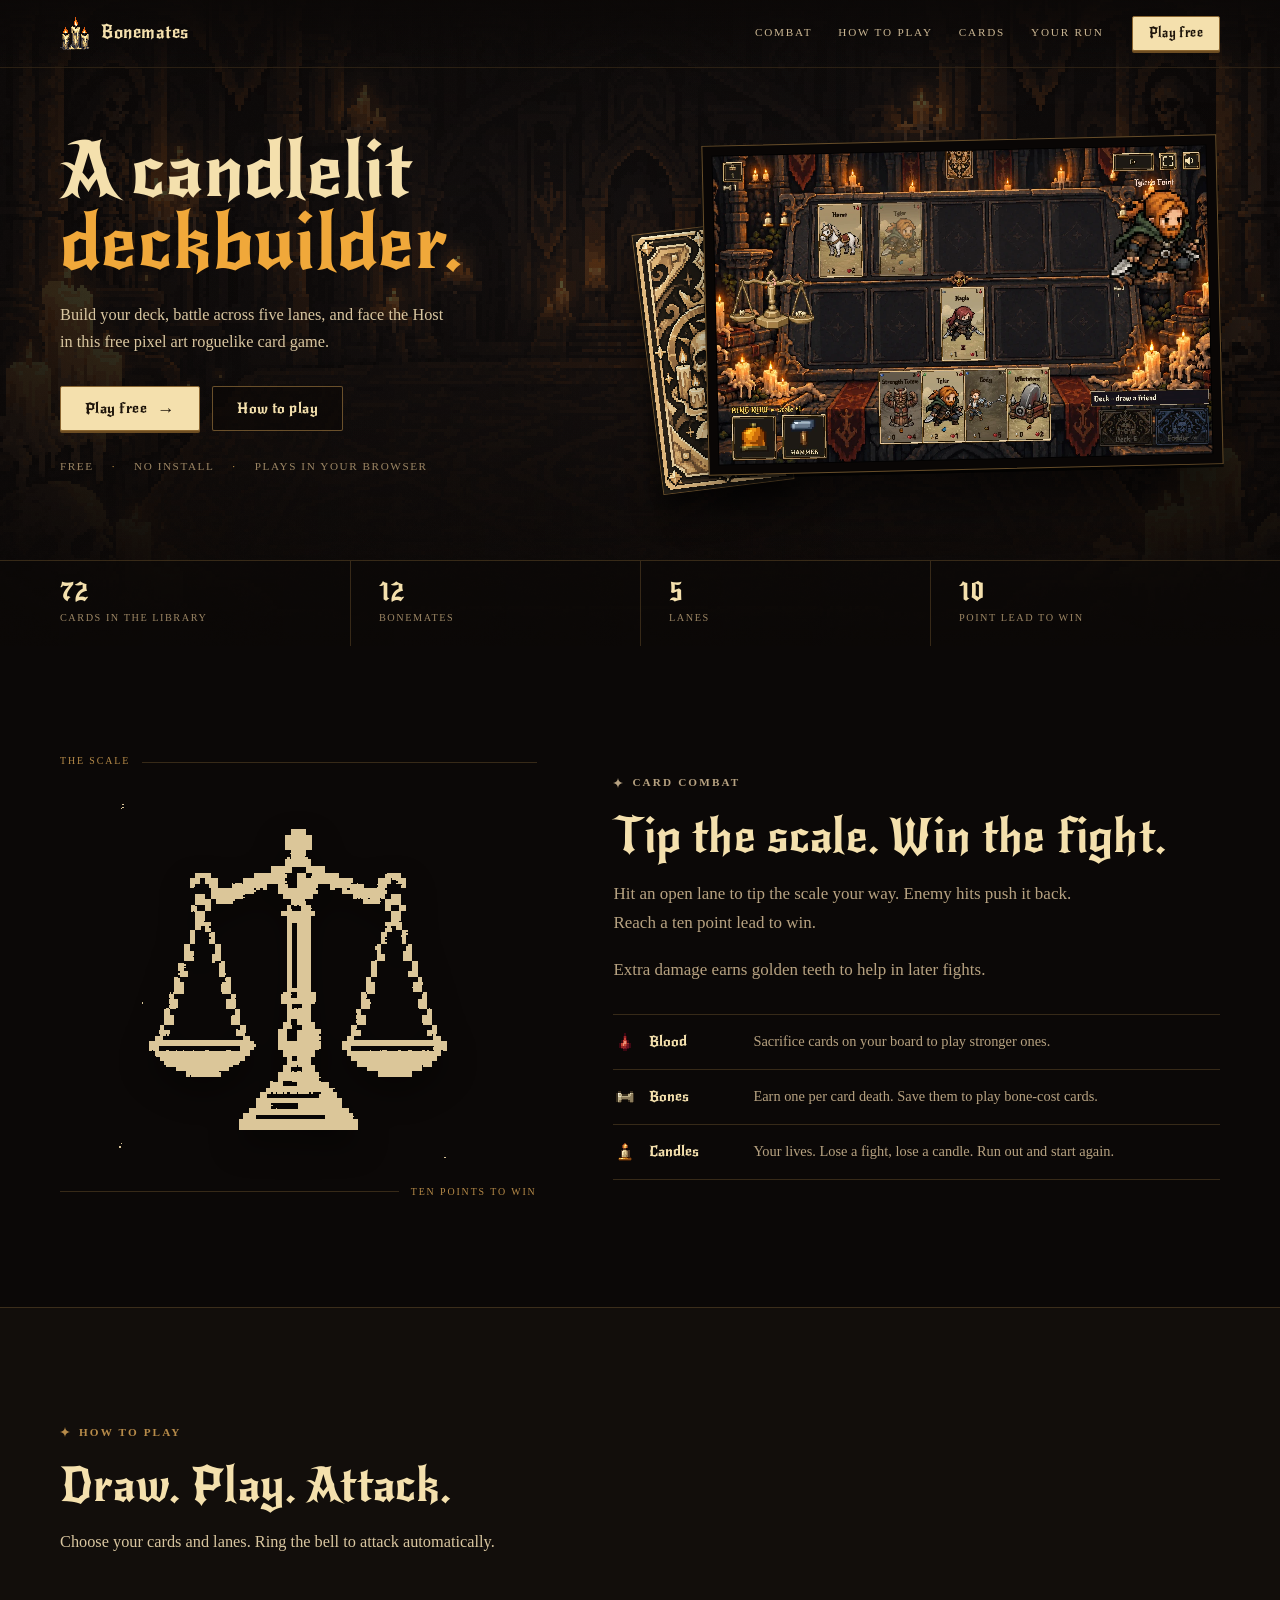
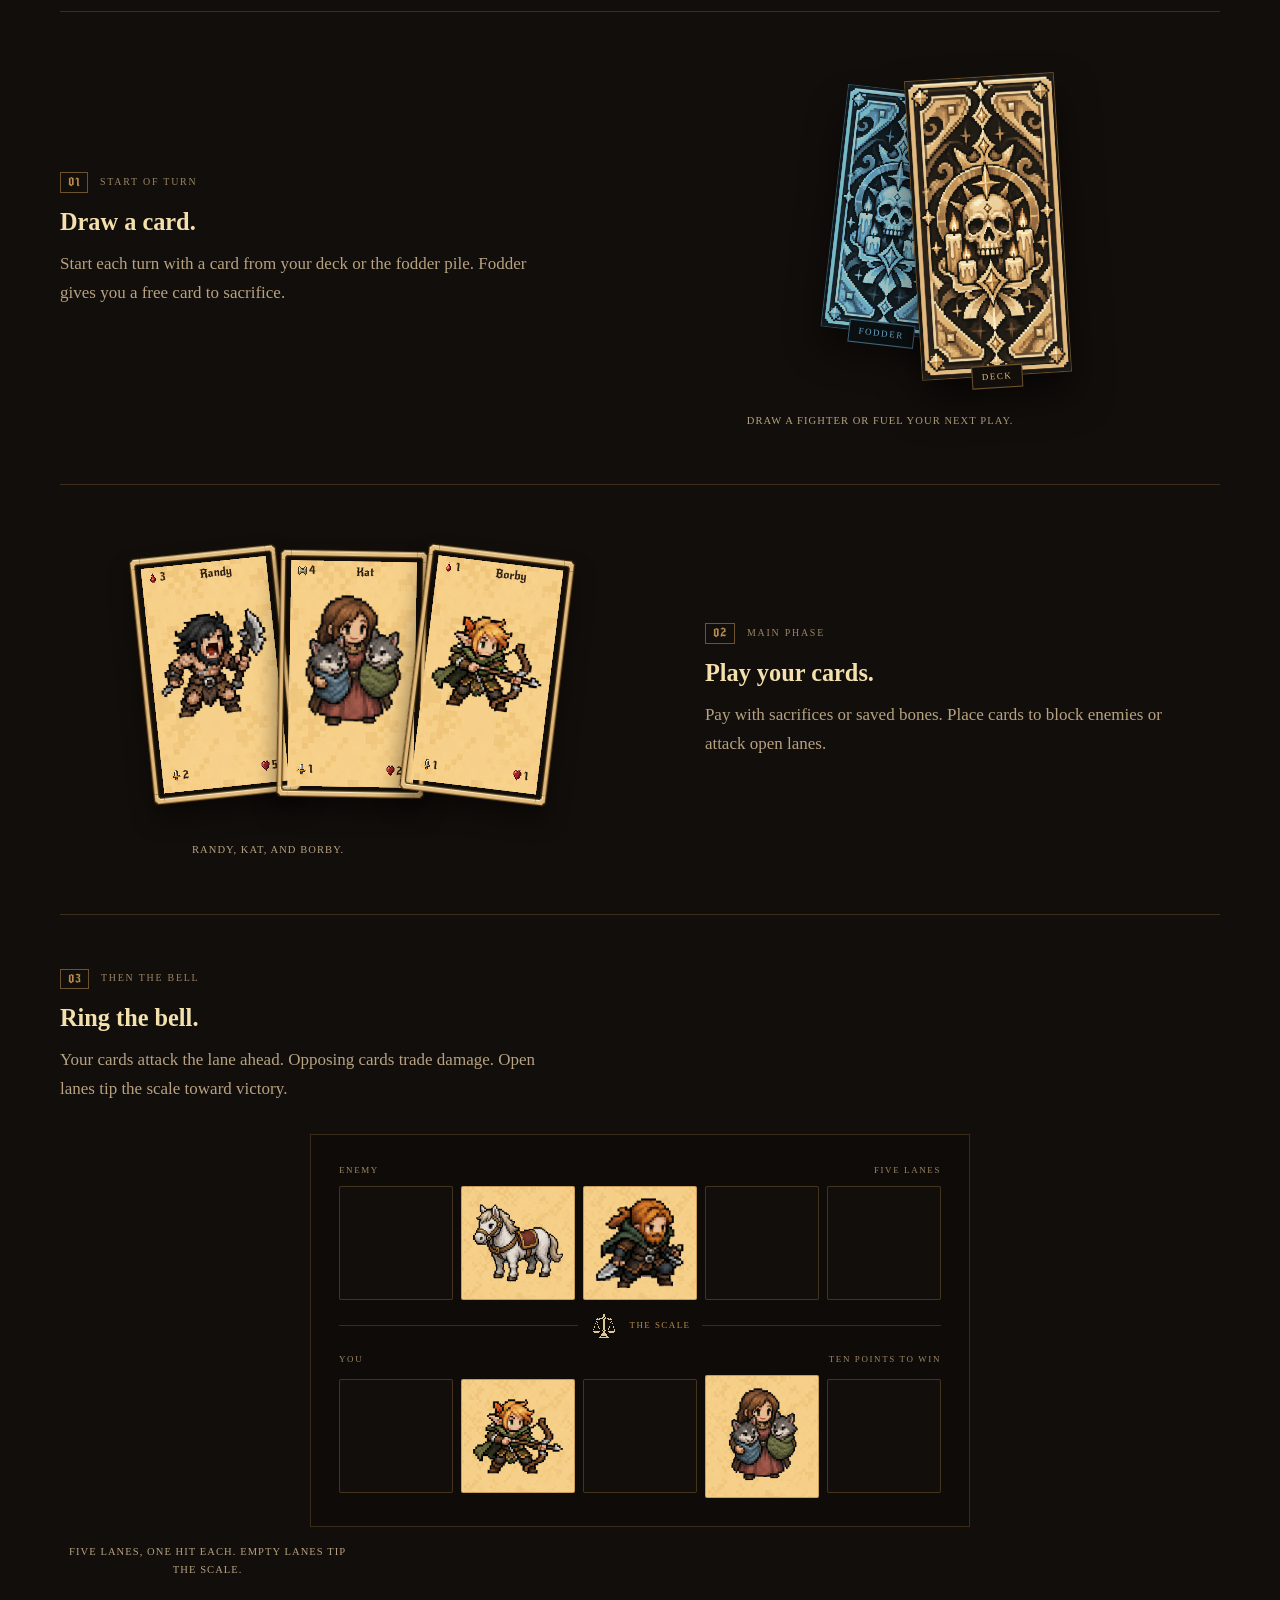
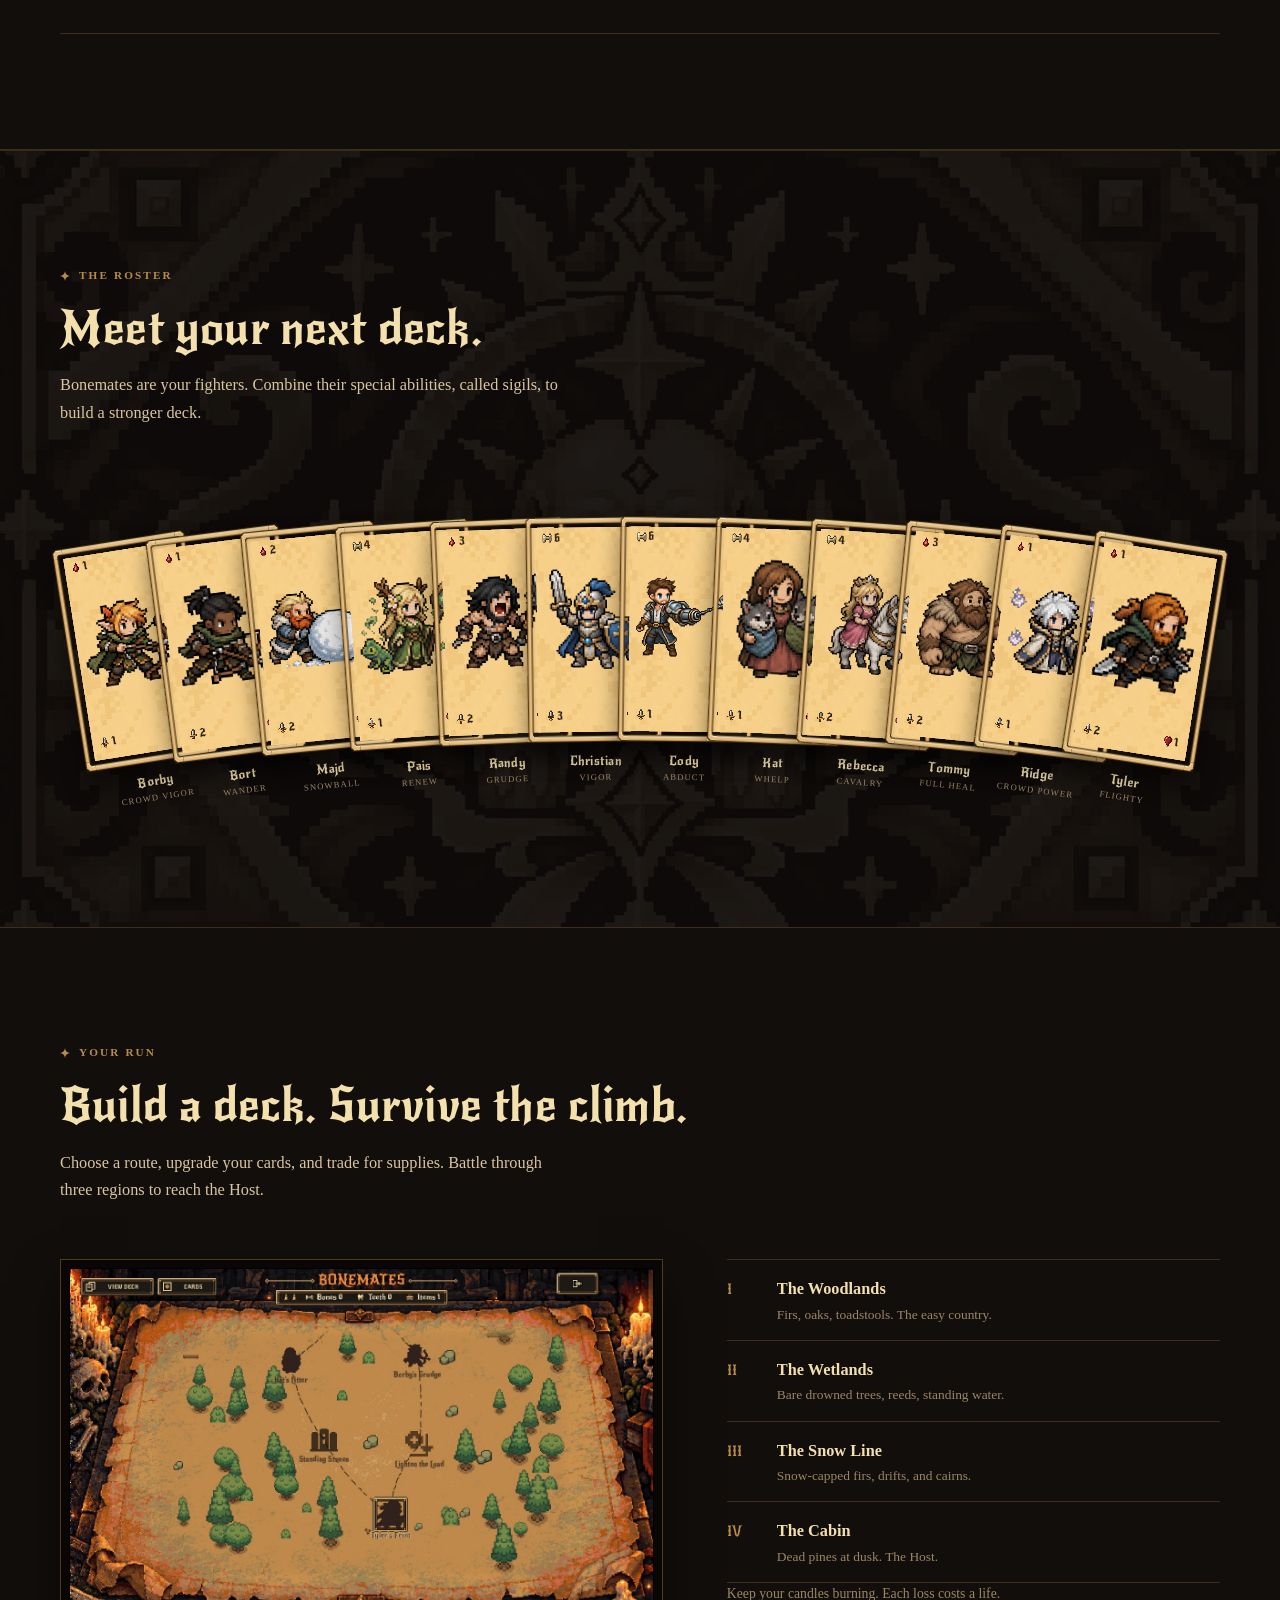
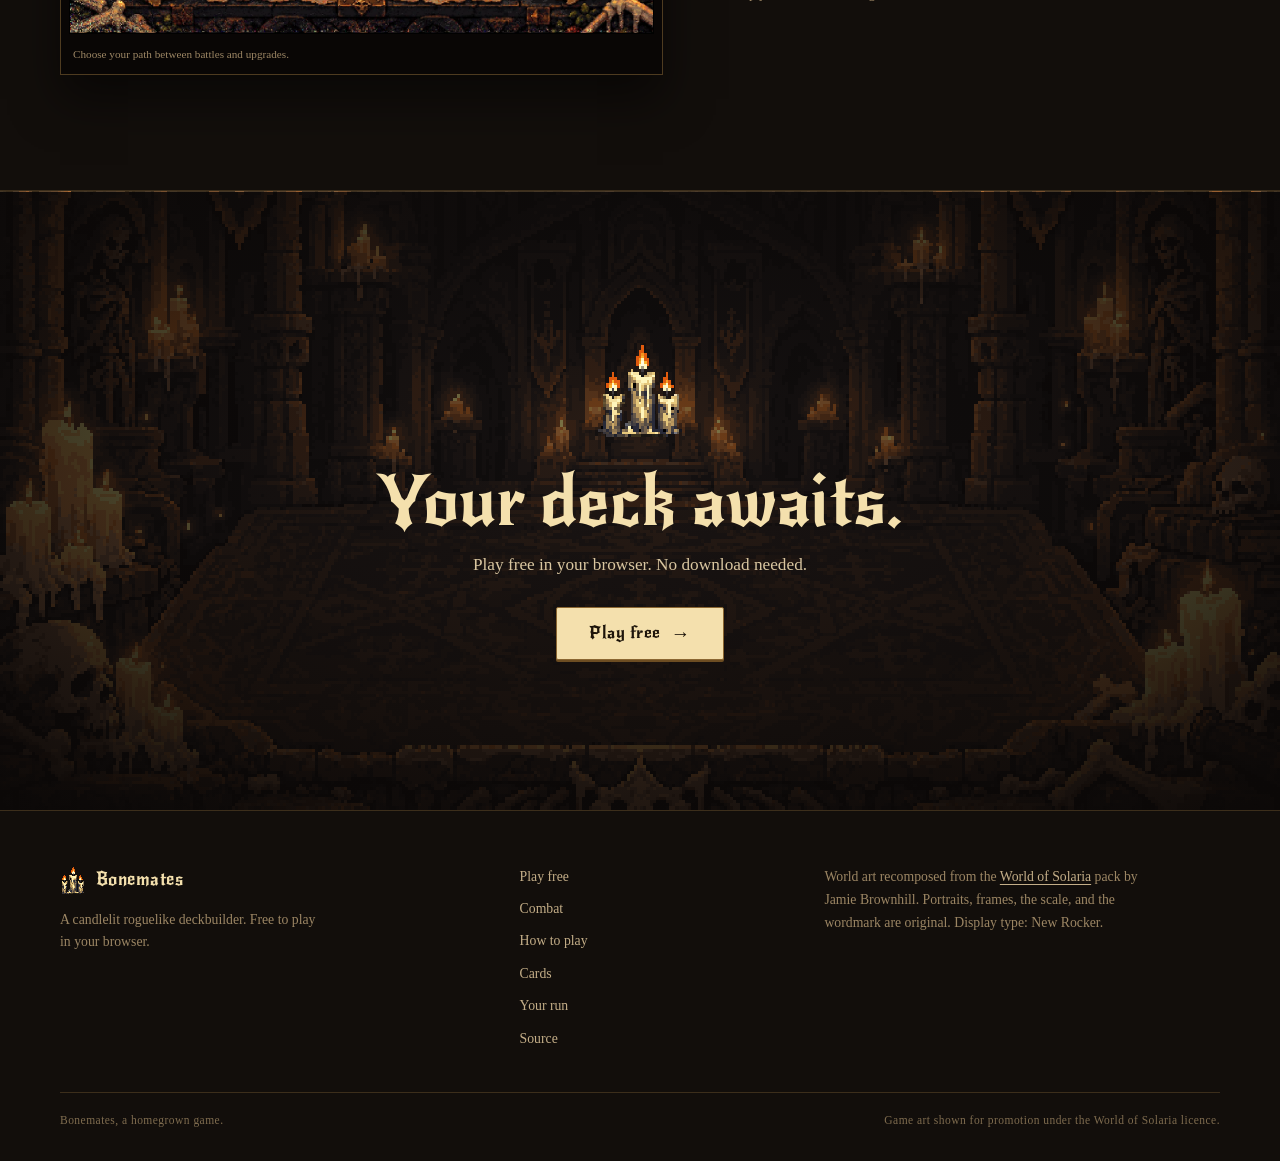
<file: index.html>
<!DOCTYPE html>
<html lang="en">
<head>
<meta charset="utf-8">
<meta name="viewport" content="width=device-width, initial-scale=1">
<title>Bonemates | Free Roguelike Deckbuilder</title>
<meta name="description" content="Play Bonemates, a free pixel art roguelike deckbuilder in your browser. Build your deck, battle across five lanes, and face the Host. No download needed.">
<meta name="theme-color" content="#0b0807">
<meta property="og:type" content="website">
<meta property="og:title" content="Bonemates | Free Roguelike Deckbuilder">
<meta property="og:description" content="Build your deck, battle across five lanes, and face the Host. A free pixel art roguelike card game. Play in your browser, no download needed.">
<link rel="canonical" href="https://bonemates.hobbyhood.app/">
<meta property="og:url" content="https://bonemates.hobbyhood.app/">
<meta property="og:image" content="https://bonemates.hobbyhood.app/social-preview.webp">
<meta property="og:image:alt" content="Pixel art card battle in Bonemates, with five lanes and a balance scale.">
<link rel="icon" href="assets/img/favicon.png">
<link rel="preload" href="assets/fonts/NewRocker-Regular.ttf" as="font" type="font/ttf" crossorigin>
<link rel="stylesheet" href="styles.css">
</head>
<body>
<a class="skip" href="#main">Skip to content</a>

<svg class="defs" aria-hidden="true" focusable="false">
  <symbol id="star4" viewBox="0 0 24 24">
    <path d="M12 0c.6 6.7 5.3 11.4 12 12-6.7.6-11.4 5.3-12 12-.6-6.7-5.3-11.4-12-12C6.7 11.4 11.4 6.7 12 0Z"/>
  </symbol>
</svg>

<header class="site-head">
  <div class="head-inner">
    <a class="brand" href="#top" aria-label="Bonemates, back to top">
      <img class="brand-mark" src="assets/img/candles.png" alt="" width="34" height="38">
      <span class="brand-name">Bonemates</span>
    </a>
    <nav class="site-nav" aria-label="Sections">
      <a href="#wager">Combat</a>
      <a href="#turn">How to play</a>
      <a href="#bonemates">Cards</a>
      <a href="#climb">Your run</a>
    </nav>
    <a class="btn btn--small" href="/play/">Play free</a>
  </div>
</header>

<main id="main">

  <section class="hero" id="top">
    <div class="wrap hero-grid">
      <div class="hero-copy">
        <h1>A candlelit<br><em>deckbuilder.</em></h1>
        <p class="lede">Build your deck, battle across five lanes, and face the Host in this free pixel art roguelike card game.</p>
        <div class="actions">
          <a class="btn" href="/play/">Play free <span class="arrow" aria-hidden="true">→</span></a>
          <a class="btn btn--ghost" href="#turn">How to play</a>
        </div>
        <ul class="hero-meta">
          <li>Free</li>
          <li>No install</li>
          <li>Plays in your browser</li>
        </ul>
      </div>

      <figure class="hero-art">
        <div class="shot-frame">
          <img src="assets/shots/battle.webp" width="1280" height="800" fetchpriority="high" alt="Bonemates pixel art card battle with five lanes, a balance scale, and four cards in hand.">
        </div>
        <img class="card-peek" src="assets/img/card-back.webp" width="887" height="1774" alt="">
      </figure>
    </div>

    <div class="hero-facts">
      <ul class="wrap">
        <li><strong>72</strong><span>cards in the library</span></li>
        <li><strong>12</strong><span>bonemates</span></li>
        <li><strong>5</strong><span>lanes</span></li>
        <li><strong>10</strong><span>point lead to win</span></li>
      </ul>
    </div>
  </section>

  <section class="section" id="wager" aria-labelledby="wager-title">
    <div class="wrap wager-grid">
      <div class="wager-art">
        <span class="plate-label">The scale</span>
        <img class="scale-img" src="assets/img/scale.png" width="256" height="256" alt="">
        <span class="plate-label plate-label--end">Ten points to win</span>
      </div>
      <div class="wager-copy">
        <p class="eyebrow"><svg class="star" aria-hidden="true"><use href="#star4"/></svg>Card combat</p>
        <h2 id="wager-title">Tip the scale. Win the fight.</h2>
        <p>Hit an open lane to tip the scale your way. Enemy hits push it back. Reach a ten point lead to win.</p>
        <p>Extra damage earns golden teeth to help in later fights.</p>

        <dl class="resources">
          <div class="res">
            <dt><img src="assets/img/blood.png" width="11" height="11" alt=""><span>Blood</span></dt>
            <dd>Sacrifice cards on your board to play stronger ones.</dd>
          </div>
          <div class="res">
            <dt><img src="assets/img/bone.png" width="12" height="8" alt=""><span>Bones</span></dt>
            <dd>Earn one per card death. Save them to play bone-cost cards.</dd>
          </div>
          <div class="res">
            <dt><img src="assets/img/candle-lit.png" width="16" height="16" alt=""><span>Candles</span></dt>
            <dd>Your lives. Lose a fight, lose a candle. Run out and start again.</dd>
          </div>
        </dl>
      </div>
    </div>
  </section>

  <section class="section section--stone" id="turn" aria-labelledby="turn-title">
    <div class="wrap">
      <div class="sec-head">
        <p class="eyebrow"><svg class="star" aria-hidden="true"><use href="#star4"/></svg>How to play</p>
        <h2 id="turn-title">Draw. Play. Attack.</h2>
        <p class="lede">Choose your cards and lanes. Ring the bell to attack automatically.</p>
      </div>

      <ol class="beats">
        <li class="beat">
          <div class="beat-copy">
            <div class="beat-kicker"><span class="beat-num">01</span><span class="beat-tag">Start of turn</span></div>
            <h3>Draw a card.</h3>
            <p>Start each turn with a card from your deck or the fodder pile. Fodder gives you a free card to sacrifice.</p>
          </div>
          <div class="beat-art">
            <div class="deck-stack" aria-hidden="true">
              <div class="deck-card deck-card--fodder"><img src="assets/img/card-back.webp" alt=""><span class="stack-label stack-label--fodder">Fodder</span></div>
              <div class="deck-card deck-card--deck"><img src="assets/img/card-back.webp" alt=""><span class="stack-label">Deck</span></div>
            </div>
            <p class="caption">Draw a fighter or fuel your next play.</p>
          </div>
        </li>

        <li class="beat beat--flip">
          <div class="beat-copy">
            <div class="beat-kicker"><span class="beat-num">02</span><span class="beat-tag">Main phase</span></div>
            <h3>Play your cards.</h3>
            <p>Pay with sacrifices or saved bones. Place cards to block enemies or attack open lanes.</p>
          </div>
          <div class="beat-art">
            <div class="card-spread" aria-hidden="true">
              <div class="card-face" style="--r:-6deg">
                <div class="face">
                  <span class="cost"><img src="assets/img/blood.png" alt="">3</span>
                  <span class="cname">Randy</span>
                  <img class="cportrait" src="assets/img/randy.png" alt="">
                  <div class="cstats"><span><img src="assets/img/sword.png" alt="">2</span><span><img src="assets/img/heart.png" alt="">5</span></div>
                </div>
              </div>
              <div class="card-face" style="--r:1deg">
                <div class="face">
                  <span class="cost"><img src="assets/img/bone.png" alt="">4</span>
                  <span class="cname">Kat</span>
                  <img class="cportrait" src="assets/img/kat.png" alt="">
                  <div class="cstats"><span><img src="assets/img/sword.png" alt="">1</span><span><img src="assets/img/heart.png" alt="">2</span></div>
                </div>
              </div>
              <div class="card-face" style="--r:7deg">
                <div class="face">
                  <span class="cost"><img src="assets/img/blood.png" alt="">1</span>
                  <span class="cname">Borby</span>
                  <img class="cportrait" src="assets/img/borby.png" alt="">
                  <div class="cstats"><span><img src="assets/img/sword.png" alt="">1</span><span><img src="assets/img/heart.png" alt="">1</span></div>
                </div>
              </div>
            </div>
            <p class="caption">Randy, Kat, and Borby.</p>
          </div>
        </li>

        <li class="beat beat--wide">
          <div class="beat-copy">
            <div class="beat-kicker"><span class="beat-num">03</span><span class="beat-tag">Then the bell</span></div>
            <h3>Ring the bell.</h3>
            <p>Your cards attack the lane ahead. Opposing cards trade damage. Open lanes tip the scale toward victory.</p>
          </div>
          <div class="lane-exhibit" aria-hidden="true">
            <div class="lane-tag"><span>Enemy</span><span>Five lanes</span></div>
            <div class="lane-row">
              <span class="slot"></span>
              <span class="slot slot--filled"><img src="assets/img/horse.png" alt=""></span>
              <span class="slot slot--filled"><img src="assets/img/tyler.png" alt=""></span>
              <span class="slot"></span>
              <span class="slot"></span>
            </div>
            <div class="lane-mid"><span class="line"></span><img src="assets/img/scale.png" alt=""><span class="lane-scale">The scale</span><span class="line"></span></div>
            <div class="lane-tag"><span>You</span><span>Ten points to win</span></div>
            <div class="lane-row">
              <span class="slot"></span>
              <span class="slot slot--filled"><img src="assets/img/borby.png" alt=""></span>
              <span class="slot"></span>
              <span class="slot slot--filled"><img src="assets/img/kat.png" alt=""></span>
              <span class="slot"></span>
            </div>
          </div>
          <p class="caption lane-caption">Five lanes, one hit each. Empty lanes tip the scale.</p>
        </li>
      </ol>
    </div>
  </section>

  <section class="section roster" id="bonemates" aria-labelledby="roster-title">
    <div class="wrap">
      <div class="sec-head">
        <p class="eyebrow"><svg class="star" aria-hidden="true"><use href="#star4"/></svg>The roster</p>
        <h2 id="roster-title">Meet your next deck.</h2>
        <p class="lede">Bonemates are your fighters. Combine their special abilities, called sigils, to build a stronger deck.</p>
      </div>

      <div class="hand">
        <figure class="card-tile" style="--rot:-9deg;--dy:20px" title="Crowd Vigor: gains +1 Health per other card on the board.">
          <div class="face">
            <span class="cost"><img src="assets/img/blood.png" alt="">1</span>
            <img class="cportrait" src="assets/img/borby.png" alt="">
            <div class="cstats"><span><img src="assets/img/sword.png" alt="">1</span><span><img src="assets/img/heart.png" alt="">1</span></div>
          </div>
          <figcaption><span class="tile-name">Borby</span><span class="tile-sigil">Crowd Vigor</span></figcaption>
        </figure>

        <figure class="card-tile" style="--rot:-7.4deg;--dy:13px" title="Wander: drifts to an open lane each turn.">
          <div class="face">
            <span class="cost"><img src="assets/img/blood.png" alt="">1</span>
            <img class="cportrait" src="assets/img/bort.png" alt="">
            <div class="cstats"><span><img src="assets/img/sword.png" alt="">2</span><span><img src="assets/img/heart.png" alt="">2</span></div>
          </div>
          <figcaption><span class="tile-name">Bort</span><span class="tile-sigil">Wander</span></figcaption>
        </figure>

        <figure class="card-tile" style="--rot:-5.7deg;--dy:8px" title="Snowball: gains +1/+1 each time it attacks.">
          <div class="face">
            <span class="cost"><img src="assets/img/blood.png" alt="">2</span>
            <img class="cportrait" src="assets/img/majd.png" alt="">
            <div class="cstats"><span><img src="assets/img/sword.png" alt="">2</span><span><img src="assets/img/heart.png" alt="">2</span></div>
          </div>
          <figcaption><span class="tile-name">Majd</span><span class="tile-sigil">Snowball</span></figcaption>
        </figure>

        <figure class="card-tile" style="--rot:-4.1deg;--dy:5px" title="Renew: each turn, heals your most wounded card to full Health.">
          <div class="face">
            <span class="cost"><img src="assets/img/bone.png" alt="">4</span>
            <img class="cportrait" src="assets/img/pais.png" alt="">
            <div class="cstats"><span><img src="assets/img/sword.png" alt="">1</span><span><img src="assets/img/heart.png" alt="">2</span></div>
          </div>
          <figcaption><span class="tile-name">Pais</span><span class="tile-sigil">Renew</span></figcaption>
        </figure>

        <figure class="card-tile" style="--rot:-2.5deg;--dy:2px" title="Grudge: gains +1 power each time it blocks.">
          <div class="face">
            <span class="cost"><img src="assets/img/blood.png" alt="">3</span>
            <img class="cportrait" src="assets/img/randy.png" alt="">
            <div class="cstats"><span><img src="assets/img/sword.png" alt="">2</span><span><img src="assets/img/heart.png" alt="">5</span></div>
          </div>
          <figcaption><span class="tile-name">Randy</span><span class="tile-sigil">Grudge</span></figcaption>
        </figure>

        <figure class="card-tile" style="--rot:-0.8deg;--dy:0" title="Vigor: each turn, this card and your other cards gain +1 Health.">
          <div class="face">
            <span class="cost"><img src="assets/img/bone.png" alt="">6</span>
            <img class="cportrait" src="assets/img/christian.png" alt="">
            <div class="cstats"><span><img src="assets/img/sword.png" alt="">3</span><span><img src="assets/img/heart.png" alt="">3</span></div>
          </div>
          <figcaption><span class="tile-name">Christian</span><span class="tile-sigil">Vigor</span></figcaption>
        </figure>

        <figure class="card-tile" style="--rot:0.8deg;--dy:0" title="Abduct: a blocker is dragged onto your side instead of being struck.">
          <div class="face">
            <span class="cost"><img src="assets/img/bone.png" alt="">6</span>
            <img class="cportrait" src="assets/img/cody.png" alt="">
            <div class="cstats"><span><img src="assets/img/sword.png" alt="">1</span><span><img src="assets/img/heart.png" alt="">5</span></div>
          </div>
          <figcaption><span class="tile-name">Cody</span><span class="tile-sigil">Abduct</span></figcaption>
        </figure>

        <figure class="card-tile" style="--rot:2.5deg;--dy:2px" title="Whelp: adds one Pup to your hand each turn.">
          <div class="face">
            <span class="cost"><img src="assets/img/bone.png" alt="">4</span>
            <img class="cportrait" src="assets/img/kat.png" alt="">
            <div class="cstats"><span><img src="assets/img/sword.png" alt="">1</span><span><img src="assets/img/heart.png" alt="">2</span></div>
          </div>
          <figcaption><span class="tile-name">Kat</span><span class="tile-sigil">Whelp</span></figcaption>
        </figure>

        <figure class="card-tile" style="--rot:4.1deg;--dy:5px" title="Cavalry and Stampede: brings a Horse, and grows with every Horse on the board.">
          <div class="face">
            <span class="cost"><img src="assets/img/bone.png" alt="">4</span>
            <img class="cportrait" src="assets/img/rebecca.png" alt="">
            <div class="cstats"><span><img src="assets/img/sword.png" alt="">2</span><span><img src="assets/img/heart.png" alt="">2</span></div>
          </div>
          <figcaption><span class="tile-name">Rebecca</span><span class="tile-sigil">Cavalry</span></figcaption>
        </figure>

        <figure class="card-tile" style="--rot:5.7deg;--dy:8px" title="Heals back to full Health at the end of every turn.">
          <div class="face">
            <span class="cost"><img src="assets/img/blood.png" alt="">3</span>
            <img class="cportrait" src="assets/img/tommy.png" alt="">
            <div class="cstats"><span><img src="assets/img/sword.png" alt="">2</span><span><img src="assets/img/heart.png" alt="">6</span></div>
          </div>
          <figcaption><span class="tile-name">Tommy</span><span class="tile-sigil">Full Heal</span></figcaption>
        </figure>

        <figure class="card-tile" style="--rot:7.4deg;--dy:13px" title="Crowd Power: +1 power per other card on the board.">
          <div class="face">
            <span class="cost"><img src="assets/img/blood.png" alt="">1</span>
            <img class="cportrait" src="assets/img/ridge.png" alt="">
            <div class="cstats"><span><img src="assets/img/sword.png" alt="">1</span><span><img src="assets/img/heart.png" alt="">2</span></div>
          </div>
          <figcaption><span class="tile-name">Ridge</span><span class="tile-sigil">Crowd Power</span></figcaption>
        </figure>

        <figure class="card-tile" style="--rot:9deg;--dy:20px" title="Flighty: hides on the enemy's turn, so it can't block or be hit.">
          <div class="face">
            <span class="cost"><img src="assets/img/blood.png" alt="">1</span>
            <img class="cportrait" src="assets/img/tyler.png" alt="">
            <div class="cstats"><span><img src="assets/img/sword.png" alt="">2</span><span><img src="assets/img/heart.png" alt="">1</span></div>
          </div>
          <figcaption><span class="tile-name">Tyler</span><span class="tile-sigil">Flighty</span></figcaption>
        </figure>
      </div>
    </div>
  </section>

  <section class="section section--stone" id="climb" aria-labelledby="climb-title">
    <div class="wrap">
      <div class="sec-head">
        <p class="eyebrow"><svg class="star" aria-hidden="true"><use href="#star4"/></svg>Your run</p>
        <h2 id="climb-title">Build a deck. Survive the climb.</h2>
        <p class="lede">Choose a route, upgrade your cards, and trade for supplies. Battle through three regions to reach the Host.</p>
      </div>

      <div class="climb-grid">
        <figure class="map-figure">
          <img src="assets/shots/map.webp" width="1280" height="800" loading="lazy" decoding="async" alt="Bonemates branching run map with battles, campfires, and upgrade events.">
          <figcaption>Choose your path between battles and upgrades.</figcaption>
        </figure>

        <div class="climb-copy">
          <ol class="regions">
            <li><span class="idx">I</span><div><span class="region-name">The Woodlands</span><span class="region-desc">Firs, oaks, toadstools. The easy country.</span></div></li>
            <li><span class="idx">II</span><div><span class="region-name">The Wetlands</span><span class="region-desc">Bare drowned trees, reeds, standing water.</span></div></li>
            <li><span class="idx">III</span><div><span class="region-name">The Snow Line</span><span class="region-desc">Snow-capped firs, drifts, and cairns.</span></div></li>
            <li><span class="idx">IV</span><div><span class="region-name">The Cabin</span><span class="region-desc">Dead pines at dusk. The Host.</span></div></li>
          </ol>

          <p class="climb-note">Keep your candles burning. Each loss costs a life.</p>
        </div>
      </div>
    </div>
  </section>

  <section class="closing" aria-labelledby="closing-title">
    <div class="wrap">
      <img class="closing-mark" src="assets/img/candles.png" width="96" height="108" alt="">
      <h2 id="closing-title">Your deck awaits.</h2>
      <p>Play free in your browser. No download needed.</p>
      <a class="btn btn--large" href="/play/">Play free <span class="arrow" aria-hidden="true">→</span></a>
    </div>
  </section>

</main>

<footer class="site-foot">
  <div class="wrap">
    <div class="foot-grid">
      <div class="foot-brand">
        <a class="brand" href="#top">
          <img class="brand-mark" src="assets/img/candles.png" alt="" width="28" height="32">
          <span class="brand-name">Bonemates</span>
        </a>
        <p>A candlelit roguelike deckbuilder. Free to play in your browser.</p>
      </div>
      <nav class="foot-nav" aria-label="Footer">
        <a href="/play/">Play free</a>
        <a href="#wager">Combat</a>
        <a href="#turn">How to play</a>
        <a href="#bonemates">Cards</a>
        <a href="#climb">Your run</a>
        <a href="https://github.com/majicmaj/bonemates-web" target="_blank" rel="noopener">Source</a>
      </nav>
      <div class="foot-credits">
        <p>World art recomposed from the <a href="https://solarialicence.carrd.co/" target="_blank" rel="noopener">World of Solaria</a> pack by Jamie Brownhill. Portraits, frames, the scale, and the wordmark are original. Display type: New Rocker.</p>
      </div>
    </div>
    <div class="foot-bottom">
      <span>Bonemates, a homegrown game.</span>
      <span>Game art shown for promotion under the World of Solaria licence.</span>
    </div>
  </div>
</footer>

</body>
</html>
</file>
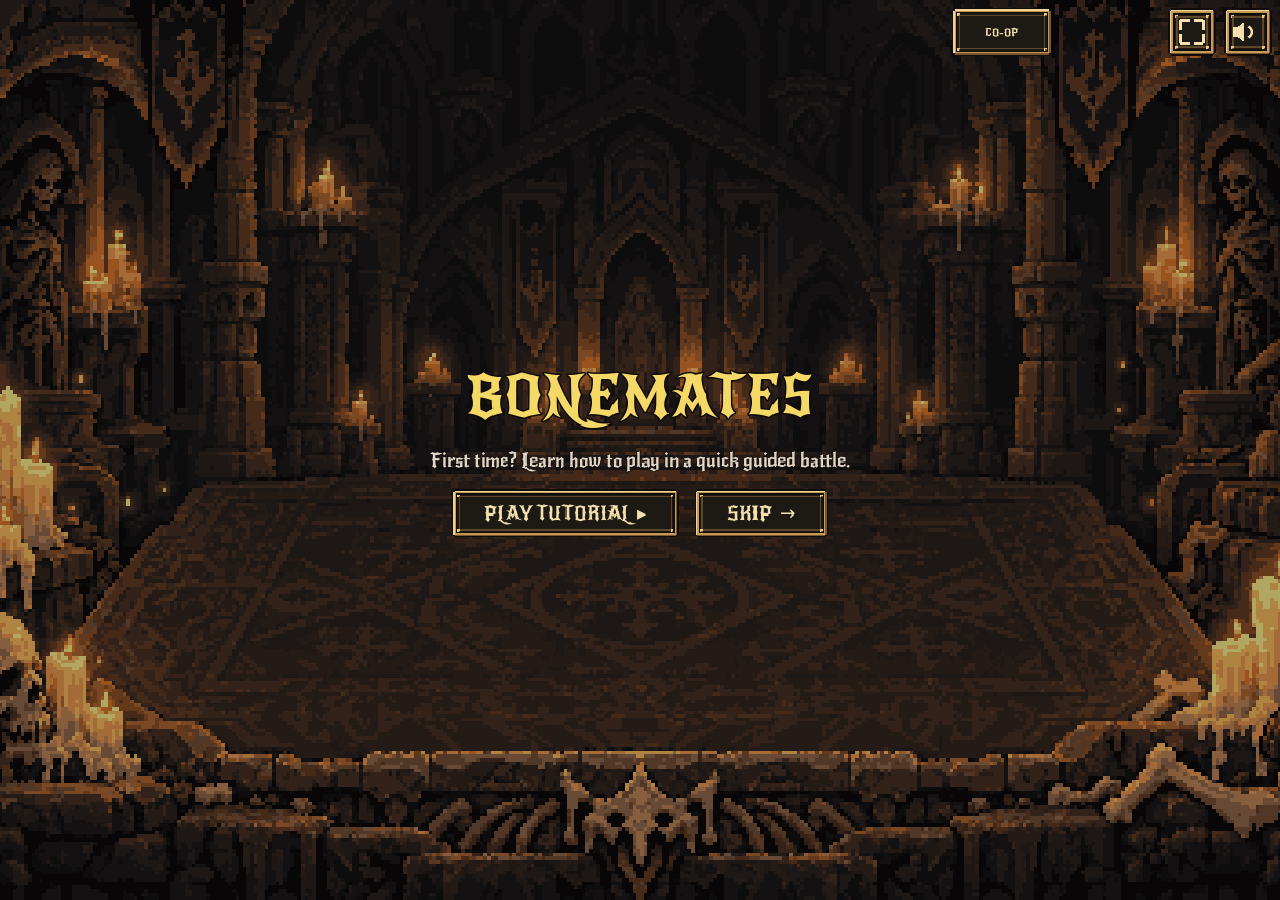
<file: play/index.html>
<!DOCTYPE html>
<html lang="en">
	<head>
<link rel="canonical" href="https://bonemates.hobbyhood.app/play/">
		<meta charset="utf-8">
		<meta name="viewport" content="width=device-width, user-scalable=no, initial-scale=1.0">
		<title>Bonemates</title>
		<style>
html, body, #canvas {
	margin: 0;
	padding: 0;
	border: 0;
}

body {
	color: white;
	background-color: black;
	overflow: hidden;
	touch-action: none;
}

#canvas {
	display: block;
}

#canvas:focus {
	outline: none;
}

#status, #status-splash, #status-progress {
	position: absolute;
	left: 0;
	right: 0;
}

#status, #status-splash {
	top: 0;
	bottom: 0;
}

#status {
	background-color: #0b0807;
	display: flex;
	flex-direction: column;
	justify-content: center;
	align-items: center;
	visibility: hidden;
}

#status-splash {
	max-height: 100%;
	max-width: 100%;
	margin: auto;
}

#status-splash.show-image--false {
	display: none;
}

#status-splash.fullsize--true {
	height: 100%;
	width: 100%;
	object-fit: contain;
}

#status-splash.use-filter--false {
	image-rendering: pixelated;
}

#status-progress, #status-notice {
	display: none;
}

#status-progress {
	bottom: 10%;
	width: 50%;
	margin: 0 auto;
}

#status-notice {
	background-color: #5b3943;
	border-radius: 0.5rem;
	border: 1px solid #9b3943;
	color: #e0e0e0;
	font-family: 'Noto Sans', 'Droid Sans', Arial, sans-serif;
	line-height: 1.3;
	margin: 0 2rem;
	overflow: hidden;
	padding: 1rem;
	text-align: center;
	z-index: 1;
}
		</style>
		<meta name='apple-mobile-web-app-capable' content='yes'><meta name='mobile-web-app-capable' content='yes'><meta name='apple-mobile-web-app-status-bar-style' content='black-translucent'><meta name='apple-mobile-web-app-title' content='Bonemates'><meta name='theme-color' content='#0b0807'><link rel='icon' type='image/png' sizes='48x48' href='[data-uri]'><link rel='apple-touch-icon' type='image/png' href='[data-uri]'><style>@font-face{font-family:'NewRocker';font-display:swap;src:url([data-uri]) format('woff')}#status{background:radial-gradient(ellipse 78% 62% at 50% 42%,#2c1c0d 0%,#180f0b 46%,#0a0706 100%)!important;display:flex!important;flex-direction:column!important;align-items:center!important;justify-content:center!important;gap:0!important;padding:clamp(12px,4vh,44px) clamp(14px,5vw,48px)!important;box-sizing:border-box!important;overflow:hidden!important;text-align:center}#status-splash,#status-splash.fullsize--true{order:1;flex:0 0 auto;position:static!important;left:auto!important;right:auto!important;top:auto!important;bottom:auto!important;margin:0!important;width:auto!important;height:auto!important;max-width:min(46vw,196px)!important;max-height:min(30vh,224px)!important;object-fit:contain!important;image-rendering:pixelated;image-rendering:crisp-edges;animation:cc-flicker 3.3s ease-in-out infinite}@keyframes cc-flicker{0%,100%{opacity:1;filter:drop-shadow(0 0 22px rgba(255,172,62,.30))}17%{opacity:.96;filter:drop-shadow(0 0 14px rgba(255,172,62,.20))}38%{opacity:1;filter:drop-shadow(0 0 29px rgba(255,192,84,.36))}59%{opacity:.94;filter:drop-shadow(0 0 12px rgba(255,172,62,.17))}78%{opacity:1;filter:drop-shadow(0 0 24px rgba(255,182,72,.32))}}#status::before{order:2;flex:0 0 auto;content:'Bonemates';font-family:'NewRocker',Georgia,serif;font-size:clamp(22px,min(6.4vw,8.4vh),62px);line-height:1.08;white-space:nowrap;max-width:100%;margin:clamp(8px,1.8vh,18px) 0 0;color:#f6e2b0;letter-spacing:.02em;text-shadow:0 0 22px rgba(255,164,54,.36),0 2px 0 #3a2410,0 4px 14px rgba(0,0,0,.7)}#status-progress{order:3;flex:0 0 auto;position:static!important;left:auto!important;right:auto!important;top:auto!important;bottom:auto!important;-webkit-appearance:none;appearance:none;width:clamp(140px,42vw,320px)!important;max-width:100%!important;height:clamp(7px,1.1vh,11px)!important;margin:clamp(12px,2.4vh,24px) 0 0!important;padding:0!important;border:0!important;border-radius:99px;background:rgba(255,236,200,.10);box-shadow:inset 0 1px 2px rgba(0,0,0,.6),0 0 0 1px rgba(255,190,110,.09);overflow:hidden}#status-progress::-webkit-progress-bar{background:transparent}#status-progress::-webkit-progress-value{background:linear-gradient(90deg,#b8600f,#f0a83a 62%,#ffd98a);border-radius:99px}#status-progress::-moz-progress-bar{background:linear-gradient(90deg,#b8600f,#f0a83a 62%,#ffd98a);border-radius:99px}#status::after{order:4;flex:0 0 auto;content:'lighting the candles…';font-family:'NewRocker',Georgia,serif;font-size:clamp(11px,min(2.6vw,2.9vh),19px);line-height:1.3;margin:clamp(8px,1.6vh,16px) 0 0;max-width:100%;color:#cdac7e;letter-spacing:.08em;opacity:.85}#status-notice{order:5;flex:0 1 auto;box-sizing:border-box;max-width:min(88vw,560px)!important;max-height:56vh;overflow:auto!important;margin:clamp(12px,2.4vh,24px) 0 0!important;padding:clamp(10px,1.6vh,16px) clamp(12px,2.4vw,20px)!important;background:rgba(58,26,26,.94)!important;border:1px solid rgba(196,90,60,.55)!important;border-radius:10px!important;color:#f2dad0!important;font-family:'Noto Sans','Droid Sans',system-ui,-apple-system,Arial,sans-serif!important;font-size:clamp(12px,1.7vh,15px)!important;line-height:1.45!important;text-align:center!important;overflow-wrap:anywhere;z-index:1}#status:has(#status-notice[style*='block'])::after{display:none}#status:has(#status-notice[style*='block']) #status-splash{max-width:min(30vw,120px)!important;max-height:min(20vh,136px)!important}#status:has(#status-notice[style*='block'])::before{font-size:clamp(19px,min(5.2vw,6.2vh),42px);margin-top:clamp(6px,1.2vh,12px)}@media(prefers-reduced-motion:reduce){#status-splash,#status-splash.fullsize--true{animation:none;filter:drop-shadow(0 0 22px rgba(255,172,62,.30))}}</style>
	</head>
	<body>
		<canvas id="canvas">
			Your browser does not support the canvas tag.
		</canvas>

		<noscript>
			Your browser does not support JavaScript.
		</noscript>

		<div id="status">
			<img id="status-splash" class="show-image--true fullsize--true use-filter--false" src="index.png" alt="">
			<progress id="status-progress"></progress>
			<div id="status-notice"></div>
		</div>

		<script src="index.d102ff0.js"></script>
		<script>
const GODOT_CONFIG = {"args":[],"canvasResizePolicy":2,"emscriptenPoolSize":8,"ensureCrossOriginIsolationHeaders":true,"executable":"index.d102ff0","experimentalVK":false,"fileSizes":{"index.d102ff0.pck":22226752,"index.d102ff0.wasm":37700666},"focusCanvas":true,"gdextensionLibs":[],"godotPoolSize":4};
const GODOT_THREADS_ENABLED = false;
const engine = new Engine(GODOT_CONFIG);

(function () {
	const statusOverlay = document.getElementById('status');
	const statusProgress = document.getElementById('status-progress');
	const statusNotice = document.getElementById('status-notice');

	let initializing = true;
	let statusMode = '';

	function setStatusMode(mode) {
		if (statusMode === mode || !initializing) {
			return;
		}
		if (mode === 'hidden') {
			statusOverlay.remove();
			initializing = false;
			return;
		}
		statusOverlay.style.visibility = 'visible';
		statusProgress.style.display = mode === 'progress' ? 'block' : 'none';
		statusNotice.style.display = mode === 'notice' ? 'block' : 'none';
		statusMode = mode;
	}

	function setStatusNotice(text) {
		while (statusNotice.lastChild) {
			statusNotice.removeChild(statusNotice.lastChild);
		}
		const lines = text.split('\n');
		lines.forEach((line) => {
			statusNotice.appendChild(document.createTextNode(line));
			statusNotice.appendChild(document.createElement('br'));
		});
	}

	function displayFailureNotice(err) {
		console.error(err);
		if (err instanceof Error) {
			setStatusNotice(err.message);
		} else if (typeof err === 'string') {
			setStatusNotice(err);
		} else {
			setStatusNotice('An unknown error occurred.');
		}
		setStatusMode('notice');
		initializing = false;
	}

	const missing = Engine.getMissingFeatures({
		threads: GODOT_THREADS_ENABLED,
	});

	if (missing.length !== 0) {
		if (GODOT_CONFIG['serviceWorker'] && GODOT_CONFIG['ensureCrossOriginIsolationHeaders'] && 'serviceWorker' in navigator) {
			let serviceWorkerRegistrationPromise;
			try {
				serviceWorkerRegistrationPromise = navigator.serviceWorker.getRegistration();
			} catch (err) {
				serviceWorkerRegistrationPromise = Promise.reject(new Error('Service worker registration failed.'));
			}
			// There's a chance that installing the service worker would fix the issue
			Promise.race([
				serviceWorkerRegistrationPromise.then((registration) => {
					if (registration != null) {
						return Promise.reject(new Error('Service worker already exists.'));
					}
					return registration;
				}).then(() => engine.installServiceWorker()),
				// For some reason, `getRegistration()` can stall
				new Promise((resolve) => {
					setTimeout(() => resolve(), 2000);
				}),
			]).then(() => {
				// Reload if there was no error.
				window.location.reload();
			}).catch((err) => {
				console.error('Error while registering service worker:', err);
			});
		} else {
			// Display the message as usual
			const missingMsg = 'Error\nThe following features required to run Godot projects on the Web are missing:\n';
			displayFailureNotice(missingMsg + missing.join('\n'));
		}
	} else {
		setStatusMode('progress');
		engine.startGame({
			'onProgress': function (current, total) {
				if (current > 0 && total > 0) {
					statusProgress.value = current;
					statusProgress.max = total;
				} else {
					statusProgress.removeAttribute('value');
					statusProgress.removeAttribute('max');
				}
			},
		}).then(() => {
			setStatusMode('hidden');
		}, displayFailureNotice);
	}
}());
		</script>
	<!-- Injected before </body> at deploy time (see .github/workflows/deploy-web.yml).
     d102ff0 is replaced with the deployed short SHA. The heavy engine assets are
     content-hashed per deploy (index.<sha>.wasm/.pck/.js), so a fresh index.html always
     pulls fresh assets — this script only bridges the gap while index.html itself is still
     browser-cached: it polls version.txt (never cached) and, when a newer build exists,
     auto-reloads at boot (before you're deep in a run) or offers an Update button. -->
<script>
(function () {
  var BUILD = "d102ff0";
  var checking = false, first = true;
  function banner(latest) {
    if (document.getElementById("bm-update")) return;
    var b = document.createElement("button");
    b.id = "bm-update";
    b.textContent = "🔄 New version available — Update";
    b.style.cssText = "position:fixed;top:12px;left:50%;transform:translateX(-50%);z-index:2147483647;"
      + "font:600 15px/1.1 Georgia,serif;color:#1a1208;background:#e8b34a;border:2px solid #7a4a12;"
      + "border-radius:9px;padding:11px 18px;cursor:pointer;box-shadow:0 4px 16px rgba(0,0,0,.55)";
    b.onclick = function () { location.href = location.pathname + "?v=" + latest; };
    (document.body || document.documentElement).appendChild(b);
  }
  function check(auto) {
    if (checking) return; checking = true;
    fetch("version.txt?_=" + Date.now(), { cache: "no-store" })
      .then(function (r) { return r.ok ? r.text() : null; })
      .then(function (t) {
        if (!t) return;
        t = t.trim();
        if (!t || t === BUILD) return;
        var already = location.search.indexOf("v=" + t) !== -1;   // guard against reload loops on CDN lag
        if (auto && first && !already) { location.replace(location.pathname + "?v=" + t); return; }
        banner(t);
      })
      .catch(function () {})
      .then(function () { checking = false; first = false; });
  }
  setTimeout(function () { check(true); }, 2000);            // auto-update at boot
  window.addEventListener("focus", function () { check(false); });  // button on tab refocus
  window.addEventListener("error", function (e) {           // stale HTML 404'd a hashed asset -> recover now
    var t = e && e.target, src = (t && (t.src || t.href)) || "";
    if (/\.(wasm|pck|js)(\?|$)/.test(src)) check(true);
  }, true);
})();
</script>

</body>
</html>
</file>
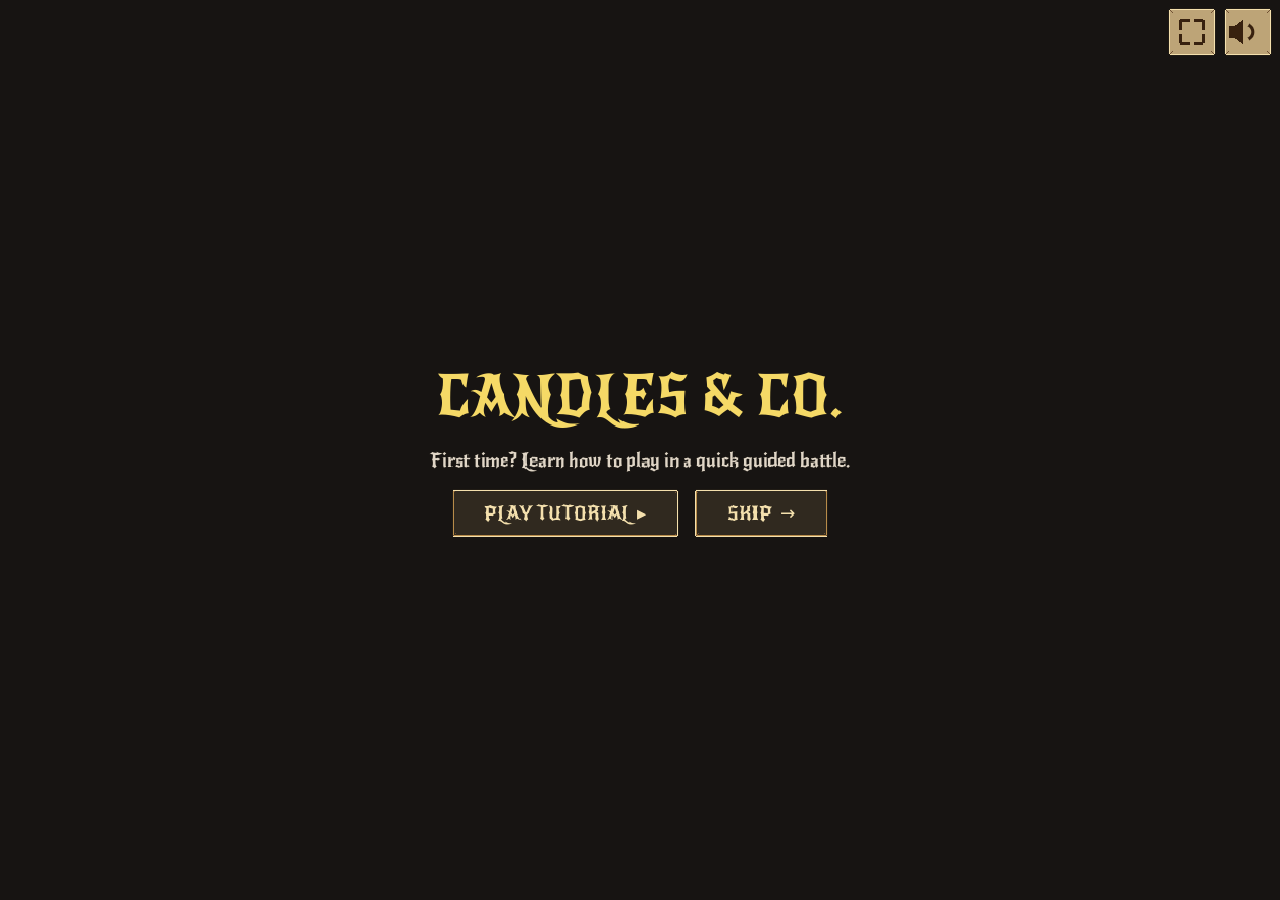
<file: previews/pr-67-3b770bb/index.html>
<!DOCTYPE html>
<html lang="en">
	<head>
		<meta charset="utf-8">
		<meta name="viewport" content="width=device-width, user-scalable=no, initial-scale=1.0">
		<title>Bonemates PR67 playtest · 3b770bb</title>
		<style>
html, body, #canvas {
	margin: 0;
	padding: 0;
	border: 0;
}

body {
	color: white;
	background-color: black;
	overflow: hidden;
	touch-action: none;
}

#canvas {
	display: block;
}

#canvas:focus {
	outline: none;
}

#status, #status-splash, #status-progress {
	position: absolute;
	left: 0;
	right: 0;
}

#status, #status-splash {
	top: 0;
	bottom: 0;
}

#status {
	background-color: #0b0807;
	display: flex;
	flex-direction: column;
	justify-content: center;
	align-items: center;
	visibility: hidden;
}

#status-splash {
	max-height: 100%;
	max-width: 100%;
	margin: auto;
}

#status-splash.show-image--false {
	display: none;
}

#status-splash.fullsize--true {
	height: 100%;
	width: 100%;
	object-fit: contain;
}

#status-splash.use-filter--false {
	image-rendering: pixelated;
}

#status-progress, #status-notice {
	display: none;
}

#status-progress {
	bottom: 10%;
	width: 50%;
	margin: 0 auto;
}

#status-notice {
	background-color: #5b3943;
	border-radius: 0.5rem;
	border: 1px solid #9b3943;
	color: #e0e0e0;
	font-family: 'Noto Sans', 'Droid Sans', Arial, sans-serif;
	line-height: 1.3;
	margin: 0 2rem;
	overflow: hidden;
	padding: 1rem;
	text-align: center;
	z-index: 1;
}
		</style>
		<meta name='apple-mobile-web-app-capable' content='yes'><meta name='mobile-web-app-capable' content='yes'><meta name='apple-mobile-web-app-status-bar-style' content='black-translucent'><meta name='apple-mobile-web-app-title' content='Candles & Company'><meta name='theme-color' content='#0b0807'><link rel='icon' type='image/png' sizes='48x48' href='[data-uri]'><link rel='apple-touch-icon' type='image/png' href='[data-uri]'><style>@font-face{font-family:'NewRocker';font-display:swap;src:url([data-uri]) format('woff')}#status{background:radial-gradient(ellipse 78% 62% at 50% 42%,#2c1c0d 0%,#180f0b 46%,#0a0706 100%)!important;display:flex!important;flex-direction:column!important;align-items:center!important;justify-content:center!important;gap:0!important;padding:clamp(12px,4vh,44px) clamp(14px,5vw,48px)!important;box-sizing:border-box!important;overflow:hidden!important;text-align:center}#status-splash,#status-splash.fullsize--true{order:1;flex:0 0 auto;position:static!important;left:auto!important;right:auto!important;top:auto!important;bottom:auto!important;margin:0!important;width:auto!important;height:auto!important;max-width:min(46vw,196px)!important;max-height:min(30vh,224px)!important;object-fit:contain!important;image-rendering:pixelated;image-rendering:crisp-edges;animation:cc-flicker 3.3s ease-in-out infinite}@keyframes cc-flicker{0%,100%{opacity:1;filter:drop-shadow(0 0 22px rgba(255,172,62,.30))}17%{opacity:.96;filter:drop-shadow(0 0 14px rgba(255,172,62,.20))}38%{opacity:1;filter:drop-shadow(0 0 29px rgba(255,192,84,.36))}59%{opacity:.94;filter:drop-shadow(0 0 12px rgba(255,172,62,.17))}78%{opacity:1;filter:drop-shadow(0 0 24px rgba(255,182,72,.32))}}#status::before{order:2;flex:0 0 auto;content:'Candles & Co.';font-family:'NewRocker',Georgia,serif;font-size:clamp(22px,min(6.4vw,8.4vh),62px);line-height:1.08;white-space:nowrap;max-width:100%;margin:clamp(8px,1.8vh,18px) 0 0;color:#f6e2b0;letter-spacing:.02em;text-shadow:0 0 22px rgba(255,164,54,.36),0 2px 0 #3a2410,0 4px 14px rgba(0,0,0,.7)}#status-progress{order:3;flex:0 0 auto;position:static!important;left:auto!important;right:auto!important;top:auto!important;bottom:auto!important;-webkit-appearance:none;appearance:none;width:clamp(140px,42vw,320px)!important;max-width:100%!important;height:clamp(7px,1.1vh,11px)!important;margin:clamp(12px,2.4vh,24px) 0 0!important;padding:0!important;border:0!important;border-radius:99px;background:rgba(255,236,200,.10);box-shadow:inset 0 1px 2px rgba(0,0,0,.6),0 0 0 1px rgba(255,190,110,.09);overflow:hidden}#status-progress::-webkit-progress-bar{background:transparent}#status-progress::-webkit-progress-value{background:linear-gradient(90deg,#b8600f,#f0a83a 62%,#ffd98a);border-radius:99px}#status-progress::-moz-progress-bar{background:linear-gradient(90deg,#b8600f,#f0a83a 62%,#ffd98a);border-radius:99px}#status::after{order:4;flex:0 0 auto;content:'lighting the candles…';font-family:'NewRocker',Georgia,serif;font-size:clamp(11px,min(2.6vw,2.9vh),19px);line-height:1.3;margin:clamp(8px,1.6vh,16px) 0 0;max-width:100%;color:#cdac7e;letter-spacing:.08em;opacity:.85}#status-notice{order:5;flex:0 1 auto;box-sizing:border-box;max-width:min(88vw,560px)!important;max-height:56vh;overflow:auto!important;margin:clamp(12px,2.4vh,24px) 0 0!important;padding:clamp(10px,1.6vh,16px) clamp(12px,2.4vw,20px)!important;background:rgba(58,26,26,.94)!important;border:1px solid rgba(196,90,60,.55)!important;border-radius:10px!important;color:#f2dad0!important;font-family:'Noto Sans','Droid Sans',system-ui,-apple-system,Arial,sans-serif!important;font-size:clamp(12px,1.7vh,15px)!important;line-height:1.45!important;text-align:center!important;overflow-wrap:anywhere;z-index:1}#status:has(#status-notice[style*='block'])::after{display:none}#status:has(#status-notice[style*='block']) #status-splash{max-width:min(30vw,120px)!important;max-height:min(20vh,136px)!important}#status:has(#status-notice[style*='block'])::before{font-size:clamp(19px,min(5.2vw,6.2vh),42px);margin-top:clamp(6px,1.2vh,12px)}@media(prefers-reduced-motion:reduce){#status-splash,#status-splash.fullsize--true{animation:none;filter:drop-shadow(0 0 22px rgba(255,172,62,.30))}}</style>
	</head>
	<body>
		<canvas id="canvas">
			Your browser does not support the canvas tag.
		</canvas>

		<noscript>
			Your browser does not support JavaScript.
		</noscript>

		<div id="status">
			<img id="status-splash" class="show-image--true fullsize--true use-filter--false" src="index.png" alt="">
			<progress id="status-progress"></progress>
			<div id="status-notice"></div>
		</div>

		<script src="index.3b770bb.js"></script>
		<script>
const GODOT_CONFIG = {"args":[],"canvasResizePolicy":2,"emscriptenPoolSize":8,"ensureCrossOriginIsolationHeaders":true,"executable":"index.3b770bb","experimentalVK":false,"fileSizes":{"index.3b770bb.pck":20663612,"index.3b770bb.wasm":37700666},"focusCanvas":true,"gdextensionLibs":[],"godotPoolSize":4};
const GODOT_THREADS_ENABLED = false;
const engine = new Engine(GODOT_CONFIG);

(function () {
	const statusOverlay = document.getElementById('status');
	const statusProgress = document.getElementById('status-progress');
	const statusNotice = document.getElementById('status-notice');

	let initializing = true;
	let statusMode = '';

	function setStatusMode(mode) {
		if (statusMode === mode || !initializing) {
			return;
		}
		if (mode === 'hidden') {
			statusOverlay.remove();
			initializing = false;
			return;
		}
		statusOverlay.style.visibility = 'visible';
		statusProgress.style.display = mode === 'progress' ? 'block' : 'none';
		statusNotice.style.display = mode === 'notice' ? 'block' : 'none';
		statusMode = mode;
	}

	function setStatusNotice(text) {
		while (statusNotice.lastChild) {
			statusNotice.removeChild(statusNotice.lastChild);
		}
		const lines = text.split('\n');
		lines.forEach((line) => {
			statusNotice.appendChild(document.createTextNode(line));
			statusNotice.appendChild(document.createElement('br'));
		});
	}

	function displayFailureNotice(err) {
		console.error(err);
		if (err instanceof Error) {
			setStatusNotice(err.message);
		} else if (typeof err === 'string') {
			setStatusNotice(err);
		} else {
			setStatusNotice('An unknown error occurred.');
		}
		setStatusMode('notice');
		initializing = false;
	}

	const missing = Engine.getMissingFeatures({
		threads: GODOT_THREADS_ENABLED,
	});

	if (missing.length !== 0) {
		if (GODOT_CONFIG['serviceWorker'] && GODOT_CONFIG['ensureCrossOriginIsolationHeaders'] && 'serviceWorker' in navigator) {
			let serviceWorkerRegistrationPromise;
			try {
				serviceWorkerRegistrationPromise = navigator.serviceWorker.getRegistration();
			} catch (err) {
				serviceWorkerRegistrationPromise = Promise.reject(new Error('Service worker registration failed.'));
			}
			// There's a chance that installing the service worker would fix the issue
			Promise.race([
				serviceWorkerRegistrationPromise.then((registration) => {
					if (registration != null) {
						return Promise.reject(new Error('Service worker already exists.'));
					}
					return registration;
				}).then(() => engine.installServiceWorker()),
				// For some reason, `getRegistration()` can stall
				new Promise((resolve) => {
					setTimeout(() => resolve(), 2000);
				}),
			]).then(() => {
				// Reload if there was no error.
				window.location.reload();
			}).catch((err) => {
				console.error('Error while registering service worker:', err);
			});
		} else {
			// Display the message as usual
			const missingMsg = 'Error\nThe following features required to run Godot projects on the Web are missing:\n';
			displayFailureNotice(missingMsg + missing.join('\n'));
		}
	} else {
		setStatusMode('progress');
		engine.startGame({
			'onProgress': function (current, total) {
				if (current > 0 && total > 0) {
					statusProgress.value = current;
					statusProgress.max = total;
				} else {
					statusProgress.removeAttribute('value');
					statusProgress.removeAttribute('max');
				}
			},
		}).then(() => {
			setStatusMode('hidden');
		}, displayFailureNotice);
	}
}());
		</script>
	</body>
</html>
</file>
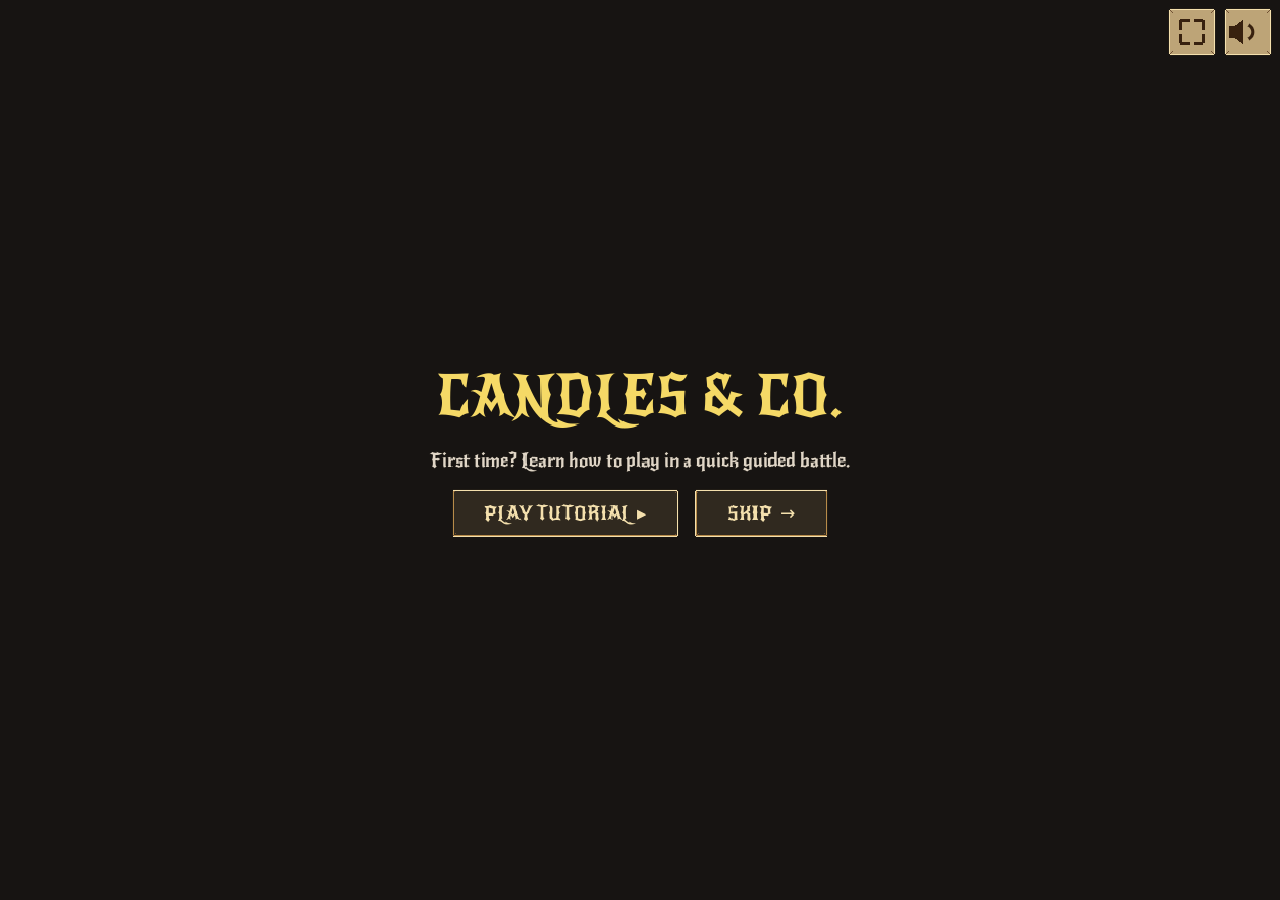
<file: previews/pr-67-e6e2f54/index.html>
<!DOCTYPE html>
<html lang="en">
	<head>
		<meta charset="utf-8">
		<meta name="viewport" content="width=device-width, user-scalable=no, initial-scale=1.0">
		<title>Bonemates PR67 playtest · e6e2f54</title>
		<style>
html, body, #canvas {
	margin: 0;
	padding: 0;
	border: 0;
}

body {
	color: white;
	background-color: black;
	overflow: hidden;
	touch-action: none;
}

#canvas {
	display: block;
}

#canvas:focus {
	outline: none;
}

#status, #status-splash, #status-progress {
	position: absolute;
	left: 0;
	right: 0;
}

#status, #status-splash {
	top: 0;
	bottom: 0;
}

#status {
	background-color: #0b0807;
	display: flex;
	flex-direction: column;
	justify-content: center;
	align-items: center;
	visibility: hidden;
}

#status-splash {
	max-height: 100%;
	max-width: 100%;
	margin: auto;
}

#status-splash.show-image--false {
	display: none;
}

#status-splash.fullsize--true {
	height: 100%;
	width: 100%;
	object-fit: contain;
}

#status-splash.use-filter--false {
	image-rendering: pixelated;
}

#status-progress, #status-notice {
	display: none;
}

#status-progress {
	bottom: 10%;
	width: 50%;
	margin: 0 auto;
}

#status-notice {
	background-color: #5b3943;
	border-radius: 0.5rem;
	border: 1px solid #9b3943;
	color: #e0e0e0;
	font-family: 'Noto Sans', 'Droid Sans', Arial, sans-serif;
	line-height: 1.3;
	margin: 0 2rem;
	overflow: hidden;
	padding: 1rem;
	text-align: center;
	z-index: 1;
}
		</style>
		<meta name='apple-mobile-web-app-capable' content='yes'><meta name='mobile-web-app-capable' content='yes'><meta name='apple-mobile-web-app-status-bar-style' content='black-translucent'><meta name='apple-mobile-web-app-title' content='Candles & Company'><meta name='theme-color' content='#0b0807'><link rel='icon' type='image/png' sizes='48x48' href='[data-uri]'><link rel='apple-touch-icon' type='image/png' href='[data-uri]'><style>@font-face{font-family:'NewRocker';font-display:swap;src:url([data-uri]) format('woff')}#status{background:radial-gradient(ellipse 78% 62% at 50% 42%,#2c1c0d 0%,#180f0b 46%,#0a0706 100%)!important;display:flex!important;flex-direction:column!important;align-items:center!important;justify-content:center!important;gap:0!important;padding:clamp(12px,4vh,44px) clamp(14px,5vw,48px)!important;box-sizing:border-box!important;overflow:hidden!important;text-align:center}#status-splash,#status-splash.fullsize--true{order:1;flex:0 0 auto;position:static!important;left:auto!important;right:auto!important;top:auto!important;bottom:auto!important;margin:0!important;width:auto!important;height:auto!important;max-width:min(46vw,196px)!important;max-height:min(30vh,224px)!important;object-fit:contain!important;image-rendering:pixelated;image-rendering:crisp-edges;animation:cc-flicker 3.3s ease-in-out infinite}@keyframes cc-flicker{0%,100%{opacity:1;filter:drop-shadow(0 0 22px rgba(255,172,62,.30))}17%{opacity:.96;filter:drop-shadow(0 0 14px rgba(255,172,62,.20))}38%{opacity:1;filter:drop-shadow(0 0 29px rgba(255,192,84,.36))}59%{opacity:.94;filter:drop-shadow(0 0 12px rgba(255,172,62,.17))}78%{opacity:1;filter:drop-shadow(0 0 24px rgba(255,182,72,.32))}}#status::before{order:2;flex:0 0 auto;content:'Candles & Co.';font-family:'NewRocker',Georgia,serif;font-size:clamp(22px,min(6.4vw,8.4vh),62px);line-height:1.08;white-space:nowrap;max-width:100%;margin:clamp(8px,1.8vh,18px) 0 0;color:#f6e2b0;letter-spacing:.02em;text-shadow:0 0 22px rgba(255,164,54,.36),0 2px 0 #3a2410,0 4px 14px rgba(0,0,0,.7)}#status-progress{order:3;flex:0 0 auto;position:static!important;left:auto!important;right:auto!important;top:auto!important;bottom:auto!important;-webkit-appearance:none;appearance:none;width:clamp(140px,42vw,320px)!important;max-width:100%!important;height:clamp(7px,1.1vh,11px)!important;margin:clamp(12px,2.4vh,24px) 0 0!important;padding:0!important;border:0!important;border-radius:99px;background:rgba(255,236,200,.10);box-shadow:inset 0 1px 2px rgba(0,0,0,.6),0 0 0 1px rgba(255,190,110,.09);overflow:hidden}#status-progress::-webkit-progress-bar{background:transparent}#status-progress::-webkit-progress-value{background:linear-gradient(90deg,#b8600f,#f0a83a 62%,#ffd98a);border-radius:99px}#status-progress::-moz-progress-bar{background:linear-gradient(90deg,#b8600f,#f0a83a 62%,#ffd98a);border-radius:99px}#status::after{order:4;flex:0 0 auto;content:'lighting the candles…';font-family:'NewRocker',Georgia,serif;font-size:clamp(11px,min(2.6vw,2.9vh),19px);line-height:1.3;margin:clamp(8px,1.6vh,16px) 0 0;max-width:100%;color:#cdac7e;letter-spacing:.08em;opacity:.85}#status-notice{order:5;flex:0 1 auto;box-sizing:border-box;max-width:min(88vw,560px)!important;max-height:56vh;overflow:auto!important;margin:clamp(12px,2.4vh,24px) 0 0!important;padding:clamp(10px,1.6vh,16px) clamp(12px,2.4vw,20px)!important;background:rgba(58,26,26,.94)!important;border:1px solid rgba(196,90,60,.55)!important;border-radius:10px!important;color:#f2dad0!important;font-family:'Noto Sans','Droid Sans',system-ui,-apple-system,Arial,sans-serif!important;font-size:clamp(12px,1.7vh,15px)!important;line-height:1.45!important;text-align:center!important;overflow-wrap:anywhere;z-index:1}#status:has(#status-notice[style*='block'])::after{display:none}#status:has(#status-notice[style*='block']) #status-splash{max-width:min(30vw,120px)!important;max-height:min(20vh,136px)!important}#status:has(#status-notice[style*='block'])::before{font-size:clamp(19px,min(5.2vw,6.2vh),42px);margin-top:clamp(6px,1.2vh,12px)}@media(prefers-reduced-motion:reduce){#status-splash,#status-splash.fullsize--true{animation:none;filter:drop-shadow(0 0 22px rgba(255,172,62,.30))}}</style>
	</head>
	<body>
		<canvas id="canvas">
			Your browser does not support the canvas tag.
		</canvas>

		<noscript>
			Your browser does not support JavaScript.
		</noscript>

		<div id="status">
			<img id="status-splash" class="show-image--true fullsize--true use-filter--false" src="index.png" alt="">
			<progress id="status-progress"></progress>
			<div id="status-notice"></div>
		</div>

		<script src="index.e6e2f54.js"></script>
		<script>
const GODOT_CONFIG = {"args":[],"canvasResizePolicy":2,"emscriptenPoolSize":8,"ensureCrossOriginIsolationHeaders":true,"executable":"index.e6e2f54","experimentalVK":false,"fileSizes":{"index.e6e2f54.pck":20699204,"index.e6e2f54.wasm":37700666},"focusCanvas":true,"gdextensionLibs":[],"godotPoolSize":4};
const GODOT_THREADS_ENABLED = false;
const engine = new Engine(GODOT_CONFIG);

(function () {
	const statusOverlay = document.getElementById('status');
	const statusProgress = document.getElementById('status-progress');
	const statusNotice = document.getElementById('status-notice');

	let initializing = true;
	let statusMode = '';

	function setStatusMode(mode) {
		if (statusMode === mode || !initializing) {
			return;
		}
		if (mode === 'hidden') {
			statusOverlay.remove();
			initializing = false;
			return;
		}
		statusOverlay.style.visibility = 'visible';
		statusProgress.style.display = mode === 'progress' ? 'block' : 'none';
		statusNotice.style.display = mode === 'notice' ? 'block' : 'none';
		statusMode = mode;
	}

	function setStatusNotice(text) {
		while (statusNotice.lastChild) {
			statusNotice.removeChild(statusNotice.lastChild);
		}
		const lines = text.split('\n');
		lines.forEach((line) => {
			statusNotice.appendChild(document.createTextNode(line));
			statusNotice.appendChild(document.createElement('br'));
		});
	}

	function displayFailureNotice(err) {
		console.error(err);
		if (err instanceof Error) {
			setStatusNotice(err.message);
		} else if (typeof err === 'string') {
			setStatusNotice(err);
		} else {
			setStatusNotice('An unknown error occurred.');
		}
		setStatusMode('notice');
		initializing = false;
	}

	const missing = Engine.getMissingFeatures({
		threads: GODOT_THREADS_ENABLED,
	});

	if (missing.length !== 0) {
		if (GODOT_CONFIG['serviceWorker'] && GODOT_CONFIG['ensureCrossOriginIsolationHeaders'] && 'serviceWorker' in navigator) {
			let serviceWorkerRegistrationPromise;
			try {
				serviceWorkerRegistrationPromise = navigator.serviceWorker.getRegistration();
			} catch (err) {
				serviceWorkerRegistrationPromise = Promise.reject(new Error('Service worker registration failed.'));
			}
			// There's a chance that installing the service worker would fix the issue
			Promise.race([
				serviceWorkerRegistrationPromise.then((registration) => {
					if (registration != null) {
						return Promise.reject(new Error('Service worker already exists.'));
					}
					return registration;
				}).then(() => engine.installServiceWorker()),
				// For some reason, `getRegistration()` can stall
				new Promise((resolve) => {
					setTimeout(() => resolve(), 2000);
				}),
			]).then(() => {
				// Reload if there was no error.
				window.location.reload();
			}).catch((err) => {
				console.error('Error while registering service worker:', err);
			});
		} else {
			// Display the message as usual
			const missingMsg = 'Error\nThe following features required to run Godot projects on the Web are missing:\n';
			displayFailureNotice(missingMsg + missing.join('\n'));
		}
	} else {
		setStatusMode('progress');
		engine.startGame({
			'onProgress': function (current, total) {
				if (current > 0 && total > 0) {
					statusProgress.value = current;
					statusProgress.max = total;
				} else {
					statusProgress.removeAttribute('value');
					statusProgress.removeAttribute('max');
				}
			},
		}).then(() => {
			setStatusMode('hidden');
		}, displayFailureNotice);
	}
}());
		</script>
	</body>
</html>
</file>
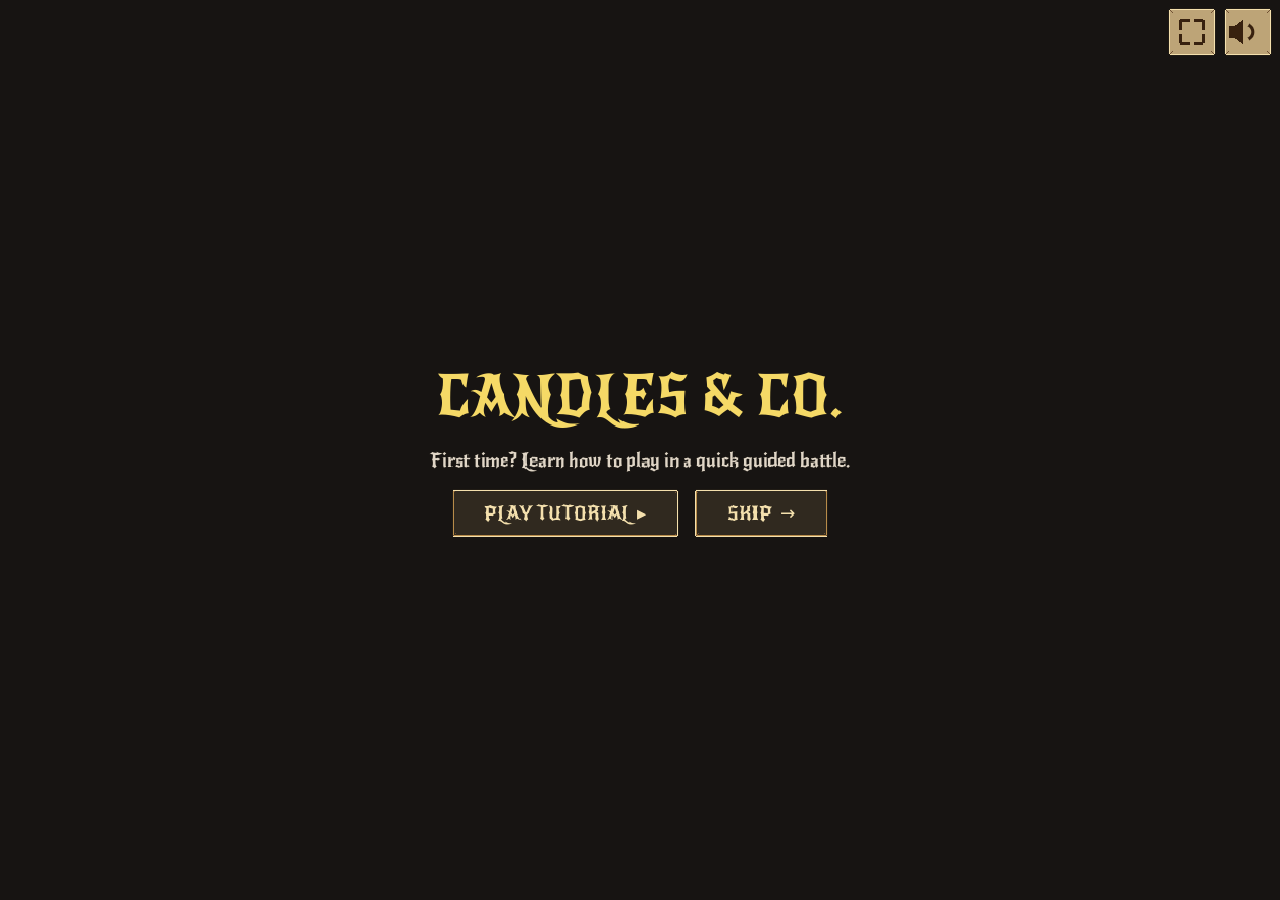
<file: previews/pr-67-fdb465e/index.html>
<!DOCTYPE html>
<html lang="en">
	<head>
		<meta charset="utf-8">
		<meta name="viewport" content="width=device-width, user-scalable=no, initial-scale=1.0">
		<title>Bonemates PR67 playtest · fdb465e</title>
		<style>
html, body, #canvas {
	margin: 0;
	padding: 0;
	border: 0;
}

body {
	color: white;
	background-color: black;
	overflow: hidden;
	touch-action: none;
}

#canvas {
	display: block;
}

#canvas:focus {
	outline: none;
}

#status, #status-splash, #status-progress {
	position: absolute;
	left: 0;
	right: 0;
}

#status, #status-splash {
	top: 0;
	bottom: 0;
}

#status {
	background-color: #0b0807;
	display: flex;
	flex-direction: column;
	justify-content: center;
	align-items: center;
	visibility: hidden;
}

#status-splash {
	max-height: 100%;
	max-width: 100%;
	margin: auto;
}

#status-splash.show-image--false {
	display: none;
}

#status-splash.fullsize--true {
	height: 100%;
	width: 100%;
	object-fit: contain;
}

#status-splash.use-filter--false {
	image-rendering: pixelated;
}

#status-progress, #status-notice {
	display: none;
}

#status-progress {
	bottom: 10%;
	width: 50%;
	margin: 0 auto;
}

#status-notice {
	background-color: #5b3943;
	border-radius: 0.5rem;
	border: 1px solid #9b3943;
	color: #e0e0e0;
	font-family: 'Noto Sans', 'Droid Sans', Arial, sans-serif;
	line-height: 1.3;
	margin: 0 2rem;
	overflow: hidden;
	padding: 1rem;
	text-align: center;
	z-index: 1;
}
		</style>
		<meta name='apple-mobile-web-app-capable' content='yes'><meta name='mobile-web-app-capable' content='yes'><meta name='apple-mobile-web-app-status-bar-style' content='black-translucent'><meta name='apple-mobile-web-app-title' content='Candles & Company'><meta name='theme-color' content='#0b0807'><link rel='icon' type='image/png' sizes='48x48' href='[data-uri]'><link rel='apple-touch-icon' type='image/png' href='[data-uri]'><style>@font-face{font-family:'NewRocker';font-display:swap;src:url([data-uri]) format('woff')}#status{background:radial-gradient(ellipse 78% 62% at 50% 42%,#2c1c0d 0%,#180f0b 46%,#0a0706 100%)!important;display:flex!important;flex-direction:column!important;align-items:center!important;justify-content:center!important;gap:0!important;padding:clamp(12px,4vh,44px) clamp(14px,5vw,48px)!important;box-sizing:border-box!important;overflow:hidden!important;text-align:center}#status-splash,#status-splash.fullsize--true{order:1;flex:0 0 auto;position:static!important;left:auto!important;right:auto!important;top:auto!important;bottom:auto!important;margin:0!important;width:auto!important;height:auto!important;max-width:min(46vw,196px)!important;max-height:min(30vh,224px)!important;object-fit:contain!important;image-rendering:pixelated;image-rendering:crisp-edges;animation:cc-flicker 3.3s ease-in-out infinite}@keyframes cc-flicker{0%,100%{opacity:1;filter:drop-shadow(0 0 22px rgba(255,172,62,.30))}17%{opacity:.96;filter:drop-shadow(0 0 14px rgba(255,172,62,.20))}38%{opacity:1;filter:drop-shadow(0 0 29px rgba(255,192,84,.36))}59%{opacity:.94;filter:drop-shadow(0 0 12px rgba(255,172,62,.17))}78%{opacity:1;filter:drop-shadow(0 0 24px rgba(255,182,72,.32))}}#status::before{order:2;flex:0 0 auto;content:'Candles & Co.';font-family:'NewRocker',Georgia,serif;font-size:clamp(22px,min(6.4vw,8.4vh),62px);line-height:1.08;white-space:nowrap;max-width:100%;margin:clamp(8px,1.8vh,18px) 0 0;color:#f6e2b0;letter-spacing:.02em;text-shadow:0 0 22px rgba(255,164,54,.36),0 2px 0 #3a2410,0 4px 14px rgba(0,0,0,.7)}#status-progress{order:3;flex:0 0 auto;position:static!important;left:auto!important;right:auto!important;top:auto!important;bottom:auto!important;-webkit-appearance:none;appearance:none;width:clamp(140px,42vw,320px)!important;max-width:100%!important;height:clamp(7px,1.1vh,11px)!important;margin:clamp(12px,2.4vh,24px) 0 0!important;padding:0!important;border:0!important;border-radius:99px;background:rgba(255,236,200,.10);box-shadow:inset 0 1px 2px rgba(0,0,0,.6),0 0 0 1px rgba(255,190,110,.09);overflow:hidden}#status-progress::-webkit-progress-bar{background:transparent}#status-progress::-webkit-progress-value{background:linear-gradient(90deg,#b8600f,#f0a83a 62%,#ffd98a);border-radius:99px}#status-progress::-moz-progress-bar{background:linear-gradient(90deg,#b8600f,#f0a83a 62%,#ffd98a);border-radius:99px}#status::after{order:4;flex:0 0 auto;content:'lighting the candles…';font-family:'NewRocker',Georgia,serif;font-size:clamp(11px,min(2.6vw,2.9vh),19px);line-height:1.3;margin:clamp(8px,1.6vh,16px) 0 0;max-width:100%;color:#cdac7e;letter-spacing:.08em;opacity:.85}#status-notice{order:5;flex:0 1 auto;box-sizing:border-box;max-width:min(88vw,560px)!important;max-height:56vh;overflow:auto!important;margin:clamp(12px,2.4vh,24px) 0 0!important;padding:clamp(10px,1.6vh,16px) clamp(12px,2.4vw,20px)!important;background:rgba(58,26,26,.94)!important;border:1px solid rgba(196,90,60,.55)!important;border-radius:10px!important;color:#f2dad0!important;font-family:'Noto Sans','Droid Sans',system-ui,-apple-system,Arial,sans-serif!important;font-size:clamp(12px,1.7vh,15px)!important;line-height:1.45!important;text-align:center!important;overflow-wrap:anywhere;z-index:1}#status:has(#status-notice[style*='block'])::after{display:none}#status:has(#status-notice[style*='block']) #status-splash{max-width:min(30vw,120px)!important;max-height:min(20vh,136px)!important}#status:has(#status-notice[style*='block'])::before{font-size:clamp(19px,min(5.2vw,6.2vh),42px);margin-top:clamp(6px,1.2vh,12px)}@media(prefers-reduced-motion:reduce){#status-splash,#status-splash.fullsize--true{animation:none;filter:drop-shadow(0 0 22px rgba(255,172,62,.30))}}</style>
	</head>
	<body>
		<canvas id="canvas">
			Your browser does not support the canvas tag.
		</canvas>

		<noscript>
			Your browser does not support JavaScript.
		</noscript>

		<div id="status">
			<img id="status-splash" class="show-image--true fullsize--true use-filter--false" src="index.png" alt="">
			<progress id="status-progress"></progress>
			<div id="status-notice"></div>
		</div>

		<script src="index.fdb465e.js"></script>
		<script>
const GODOT_CONFIG = {"args":[],"canvasResizePolicy":2,"emscriptenPoolSize":8,"ensureCrossOriginIsolationHeaders":true,"executable":"index.fdb465e","experimentalVK":false,"fileSizes":{"index.fdb465e.pck":20634924,"index.fdb465e.wasm":37700666},"focusCanvas":true,"gdextensionLibs":[],"godotPoolSize":4};
const GODOT_THREADS_ENABLED = false;
const engine = new Engine(GODOT_CONFIG);

(function () {
	const statusOverlay = document.getElementById('status');
	const statusProgress = document.getElementById('status-progress');
	const statusNotice = document.getElementById('status-notice');

	let initializing = true;
	let statusMode = '';

	function setStatusMode(mode) {
		if (statusMode === mode || !initializing) {
			return;
		}
		if (mode === 'hidden') {
			statusOverlay.remove();
			initializing = false;
			return;
		}
		statusOverlay.style.visibility = 'visible';
		statusProgress.style.display = mode === 'progress' ? 'block' : 'none';
		statusNotice.style.display = mode === 'notice' ? 'block' : 'none';
		statusMode = mode;
	}

	function setStatusNotice(text) {
		while (statusNotice.lastChild) {
			statusNotice.removeChild(statusNotice.lastChild);
		}
		const lines = text.split('\n');
		lines.forEach((line) => {
			statusNotice.appendChild(document.createTextNode(line));
			statusNotice.appendChild(document.createElement('br'));
		});
	}

	function displayFailureNotice(err) {
		console.error(err);
		if (err instanceof Error) {
			setStatusNotice(err.message);
		} else if (typeof err === 'string') {
			setStatusNotice(err);
		} else {
			setStatusNotice('An unknown error occurred.');
		}
		setStatusMode('notice');
		initializing = false;
	}

	const missing = Engine.getMissingFeatures({
		threads: GODOT_THREADS_ENABLED,
	});

	if (missing.length !== 0) {
		if (GODOT_CONFIG['serviceWorker'] && GODOT_CONFIG['ensureCrossOriginIsolationHeaders'] && 'serviceWorker' in navigator) {
			let serviceWorkerRegistrationPromise;
			try {
				serviceWorkerRegistrationPromise = navigator.serviceWorker.getRegistration();
			} catch (err) {
				serviceWorkerRegistrationPromise = Promise.reject(new Error('Service worker registration failed.'));
			}
			// There's a chance that installing the service worker would fix the issue
			Promise.race([
				serviceWorkerRegistrationPromise.then((registration) => {
					if (registration != null) {
						return Promise.reject(new Error('Service worker already exists.'));
					}
					return registration;
				}).then(() => engine.installServiceWorker()),
				// For some reason, `getRegistration()` can stall
				new Promise((resolve) => {
					setTimeout(() => resolve(), 2000);
				}),
			]).then(() => {
				// Reload if there was no error.
				window.location.reload();
			}).catch((err) => {
				console.error('Error while registering service worker:', err);
			});
		} else {
			// Display the message as usual
			const missingMsg = 'Error\nThe following features required to run Godot projects on the Web are missing:\n';
			displayFailureNotice(missingMsg + missing.join('\n'));
		}
	} else {
		setStatusMode('progress');
		engine.startGame({
			'onProgress': function (current, total) {
				if (current > 0 && total > 0) {
					statusProgress.value = current;
					statusProgress.max = total;
				} else {
					statusProgress.removeAttribute('value');
					statusProgress.removeAttribute('max');
				}
			},
		}).then(() => {
			setStatusMode('hidden');
		}, displayFailureNotice);
	}
}());
		</script>
	</body>
</html>
</file>
<file: styles.css>
@font-face {
  font-family: "New Rocker";
  src: url("assets/fonts/NewRocker-Regular.ttf") format("truetype");
  font-weight: 400;
  font-style: normal;
  font-display: swap;
}

:root {
  --ink: #0b0807;
  --ink-2: #120e0b;
  --panel: #191410;
  --paper: #cbb287;
  --paper-hi: #ddc69b;
  --cream: #f4e0ad;
  --cream-dim: #d9c6a0;
  --muted: #b7a281;
  --faint: #9c8664;
  --brass: #b78b49;
  --brass-hi: #e0bd78;
  --ember: #f0a83a;
  --blood: #b0474f;
  --fodder: #8fb4cf;
  --line: rgba(183, 139, 73, 0.26);
  --line-strong: rgba(183, 139, 73, 0.55);
  --display: "New Rocker", "Palatino Linotype", serif;
  --serif: "Palatino Linotype", Palatino, "Iowan Old Style", "Book Antiqua", Georgia, serif;
  --maxw: 1240px;
  --gut: clamp(20px, 4vw, 40px);
}

*,
*::before,
*::after {
  box-sizing: border-box;
}

html {
  scroll-behavior: smooth;
  -webkit-text-size-adjust: 100%;
}

body {
  margin: 0;
  background: var(--ink);
  color: var(--cream-dim);
  font-family: var(--serif);
  font-size: 17px;
  line-height: 1.7;
  -webkit-font-smoothing: antialiased;
  overflow-x: hidden;
}

img {
  max-width: 100%;
  height: auto;
}

a {
  color: var(--brass-hi);
  text-decoration-thickness: 1px;
  text-underline-offset: 3px;
}

a:hover {
  color: var(--cream);
}

::selection {
  background: var(--brass);
  color: var(--ink);
}

:focus-visible {
  outline: 2px solid var(--ember);
  outline-offset: 3px;
  border-radius: 2px;
}

.defs {
  position: absolute;
  width: 0;
  height: 0;
  overflow: hidden;
}

.skip {
  position: absolute;
  top: -100px;
  left: 16px;
  z-index: 100;
  padding: 10px 16px;
  background: var(--cream);
  color: var(--ink);
  font-family: var(--display);
  text-decoration: none;
}

.skip:focus {
  top: 12px;
}

.wrap {
  width: 100%;
  max-width: var(--maxw);
  margin: 0 auto;
  padding-left: var(--gut);
  padding-right: var(--gut);
}

.star {
  width: 10px;
  height: 10px;
  fill: currentColor;
  flex: none;
}

/* ---------- header ---------- */

.site-head {
  position: absolute;
  inset: 0 0 auto 0;
  z-index: 20;
  border-bottom: 1px solid rgba(183, 139, 73, 0.18);
  background: linear-gradient(180deg, rgba(11, 8, 7, 0.86), rgba(11, 8, 7, 0));
}

.head-inner {
  max-width: var(--maxw);
  margin: 0 auto;
  padding: 16px var(--gut);
  display: flex;
  align-items: center;
  gap: 28px;
}

.brand {
  display: inline-flex;
  align-items: center;
  gap: 11px;
  text-decoration: none;
  color: var(--cream);
  flex: none;
}

.brand-mark {
  display: block;
  width: auto;
  height: 34px;
  image-rendering: pixelated;
}

.brand-name {
  font-family: var(--display);
  font-size: 1.1rem;
  letter-spacing: 0.03em;
}

.site-nav {
  display: flex;
  align-items: center;
  gap: 26px;
  margin-left: auto;
}

.site-nav a {
  font-size: 0.7rem;
  letter-spacing: 0.16em;
  text-transform: uppercase;
  text-decoration: none;
  color: #cbb793;
  padding: 6px 0;
  border-bottom: 1px solid transparent;
}

.site-nav a:hover {
  color: var(--cream);
  border-bottom-color: var(--brass);
}

/* ---------- buttons ---------- */

.btn {
  display: inline-flex;
  align-items: center;
  justify-content: center;
  gap: 10px;
  padding: 14px 24px;
  border: 1px solid #8a6631;
  border-radius: 2px;
  background: var(--cream);
  color: #1d140a;
  font-family: var(--display);
  font-size: 0.95rem;
  letter-spacing: 0.03em;
  line-height: 1;
  text-decoration: none;
  box-shadow: 0 2px 0 #6d4d22;
  transition: background 0.15s ease, transform 0.15s ease, border-color 0.15s ease;
}

.btn:hover {
  background: #fff0c6;
  color: #1d140a;
  transform: translateY(-1px);
}

.btn:active {
  transform: translateY(1px);
  box-shadow: 0 1px 0 #6d4d22;
}

.btn--ghost {
  background: rgba(11, 8, 7, 0.55);
  color: var(--cream);
  border-color: var(--line-strong);
  box-shadow: none;
}

.btn--ghost:hover {
  background: rgba(183, 139, 73, 0.14);
  border-color: var(--brass);
  color: var(--cream);
}

.btn--small {
  padding: 10px 16px;
  font-size: 0.8rem;
}

.btn--large {
  padding: 17px 32px;
  font-size: 1.05rem;
}

.arrow {
  font-family: var(--serif);
  font-size: 1.15em;
  line-height: 0;
  transform: translateY(1px);
}

/* ---------- hero ---------- */

.hero {
  position: relative;
  isolation: isolate;
  padding-top: clamp(110px, 15vh, 168px);
  background-image: url("[data-uri]");
  background-repeat: no-repeat;
  background-position: 50% 38%;
  background-size: cover;
  image-rendering: pixelated;
}

.hero::before {
  content: "";
  position: absolute;
  inset: 0;
  z-index: -1;
  background:
    linear-gradient(90deg, rgba(11, 8, 7, 0.72) 0%, rgba(11, 8, 7, 0.42) 42%, rgba(11, 8, 7, 0) 68%),
    linear-gradient(180deg, rgba(11, 8, 7, 0.82) 0%, rgba(11, 8, 7, 0.42) 32%, rgba(11, 8, 7, 0.62) 68%, #0b0807 100%),
    radial-gradient(115% 95% at 18% 28%, rgba(11, 8, 7, 0) 22%, rgba(11, 8, 7, 0.5) 66%, rgba(11, 8, 7, 0.92) 100%);
}

.hero::after {
  content: "";
  position: absolute;
  inset: 0;
  z-index: -1;
  background: url("assets/img/grain.png");
  opacity: 0.35;
  mix-blend-mode: overlay;
  pointer-events: none;
}

.hero-grid {
  position: relative;
  display: grid;
  grid-template-columns: minmax(0, 1.06fr) minmax(0, 0.94fr);
  gap: clamp(36px, 5vw, 72px);
  align-items: center;
  padding-bottom: clamp(56px, 7vw, 84px);
}

.hero-copy {
  max-width: 580px;
}

.eyebrow {
  display: flex;
  align-items: center;
  gap: 9px;
  margin: 0 0 18px;
  font-size: 0.7rem;
  font-weight: 700;
  letter-spacing: 0.19em;
  text-transform: uppercase;
  color: var(--brass);
}

h1 {
  margin: 0 0 22px;
  font-family: var(--display);
  font-weight: 400;
  font-size: clamp(2.9rem, 6vw, 5.1rem);
  line-height: 0.94;
  letter-spacing: 0.005em;
  color: var(--cream);
  text-wrap: balance;
}

h1 em {
  font-style: normal;
  color: var(--ember);
}

.lede {
  margin: 0;
  max-width: 48ch;
  font-size: clamp(1.02rem, 1.25vw, 1.16rem);
  line-height: 1.66;
  color: var(--cream-dim);
}

.actions {
  display: flex;
  flex-wrap: wrap;
  gap: 12px;
  margin-top: 30px;
}

.hero-meta {
  display: flex;
  flex-wrap: wrap;
  gap: 8px 18px;
  margin: 26px 0 0;
  padding: 0;
  list-style: none;
  font-size: 0.7rem;
  letter-spacing: 0.14em;
  text-transform: uppercase;
  color: var(--faint);
}

.hero-meta li + li::before {
  content: "·";
  margin-right: 18px;
  color: var(--brass);
}

.hero-art {
  position: relative;
  isolation: isolate;
  margin: 0;
  max-width: 560px;
  justify-self: end;
  width: 100%;
}

.shot-frame {
  position: relative;
  z-index: 1;
  padding: 9px;
  border: 1px solid var(--line-strong);
  background: #090605;
  box-shadow: 0 26px 50px rgba(0, 0, 0, 0.55), 0 3px 0 rgba(0, 0, 0, 0.7);
  transform: rotate(-1.3deg);
}

.shot-frame img {
  display: block;
  width: 100%;
  height: auto;
  border: 1px solid rgba(0, 0, 0, 0.85);
}

.card-peek {
  position: absolute;
  left: -58px;
  top: 86px;
  width: 132px;
  height: auto;
  border: 1px solid var(--line-strong);
  box-shadow: 0 18px 30px rgba(0, 0, 0, 0.6);
  transform: rotate(-7deg);
  z-index: 0;
}

.hero-facts {
  position: relative;
  border-top: 1px solid var(--line);
  background: rgba(11, 8, 7, 0.66);
}

.hero-facts ul {
  list-style: none;
  margin: 0 auto;
  padding: 0 var(--gut);
  display: grid;
  grid-template-columns: repeat(4, 1fr);
  max-width: var(--maxw);
}

.hero-facts li {
  padding: 18px 0 20px;
  display: flex;
  flex-direction: column;
  gap: 3px;
}

.hero-facts li + li {
  border-left: 1px solid var(--line);
  padding-left: clamp(16px, 2.4vw, 28px);
}

.hero-facts strong {
  font-family: var(--display);
  font-weight: 400;
  font-size: 1.7rem;
  line-height: 1;
  color: var(--cream);
}

.hero-facts span {
  font-size: 0.64rem;
  letter-spacing: 0.15em;
  text-transform: uppercase;
  color: var(--faint);
}

/* ---------- sections ---------- */

.section {
  position: relative;
  padding: clamp(74px, 9vw, 116px) 0;
}

.section--stone {
  background: var(--ink-2);
  border-top: 1px solid var(--line);
  border-bottom: 1px solid var(--line);
}

.sec-head {
  max-width: 820px;
  margin-bottom: clamp(34px, 4.5vw, 56px);
}

h2 {
  margin: 0 0 18px;
  font-family: var(--display);
  font-weight: 400;
  font-size: clamp(2rem, 3.7vw, 3rem);
  line-height: 1.06;
  letter-spacing: 0.004em;
  color: var(--cream);
  text-wrap: balance;
}

.sec-head .lede {
  max-width: 62ch;
}

h3 {
  margin: 0 0 12px;
  font-family: var(--serif);
  font-weight: 600;
  font-size: clamp(1.35rem, 1.9vw, 1.62rem);
  line-height: 1.24;
  color: var(--cream);
}

p {
  margin: 0 0 1em;
}

.wager-copy p {
  color: var(--muted);
  max-width: 56ch;
  line-height: 1.74;
}

/* ---------- wager ---------- */

.wager-grid {
  display: grid;
  grid-template-columns: minmax(0, 0.88fr) minmax(0, 1.12fr);
  gap: clamp(36px, 6vw, 82px);
  align-items: center;
}

.wager-art {
  position: relative;
  margin: 0;
  padding: 30px 0 26px;
  border-top: 1px solid var(--line);
  border-bottom: 1px solid var(--line);
  text-align: center;
}

.plate-label {
  position: absolute;
  top: -10px;
  left: 0;
  padding-right: 12px;
  background: var(--ink);
  font-size: 0.62rem;
  letter-spacing: 0.19em;
  text-transform: uppercase;
  color: var(--brass);
}

.plate-label--end {
  top: auto;
  bottom: -10px;
  left: auto;
  right: 0;
  padding: 0 0 0 12px;
}

.scale-img {
  display: block;
  width: min(360px, 84%);
  height: auto;
  margin: 8px auto 4px;
  image-rendering: pixelated;
  filter: drop-shadow(0 14px 16px rgba(0, 0, 0, 0.45));
  transform-origin: 50% 18%;
  animation: balance 8s ease-in-out infinite;
}

@keyframes balance {
  0%, 100% { transform: rotate(-1.5deg); }
  50% { transform: rotate(1.5deg); }
}

.resources {
  margin: 30px 0 0;
  border-top: 1px solid var(--line);
}

.res {
  display: grid;
  grid-template-columns: 24px 92px minmax(0, 1fr);
  gap: 12px;
  align-items: baseline;
  padding: 14px 0;
  border-bottom: 1px solid var(--line);
}

.res dt {
  display: contents;
}

.res img {
  width: 18px;
  height: 18px;
  object-fit: contain;
  image-rendering: pixelated;
  align-self: center;
  justify-self: center;
}

.res dt span {
  font-family: var(--display);
  font-size: 0.95rem;
  color: var(--cream);
}

.res dd {
  margin: 0;
  font-size: 0.9rem;
  line-height: 1.55;
  color: var(--muted);
}

/* ---------- beats ---------- */

.beats {
  list-style: none;
  margin: 0;
  padding: 0;
  border-top: 1px solid var(--line);
}

.beat {
  display: grid;
  grid-template-columns: minmax(0, 1.06fr) minmax(0, 0.94fr);
  gap: clamp(30px, 5vw, 64px);
  align-items: center;
  padding: clamp(36px, 4.6vw, 54px) 0;
  border-bottom: 1px solid var(--line);
}

.beat--flip .beat-copy {
  order: 2;
}

.beat--flip .beat-art {
  order: 1;
}

.beat--wide {
  display: block;
}

.beat--wide .beat-copy {
  max-width: 66ch;
  margin-bottom: 30px;
}

.beat-copy p {
  max-width: 56ch;
}

.beat-kicker {
  display: flex;
  align-items: center;
  gap: 12px;
  margin-bottom: 14px;
}

.beat-num {
  font-family: var(--display);
  font-size: 0.78rem;
  color: var(--brass);
  border: 1px solid var(--line-strong);
  padding: 3px 7px;
  line-height: 1;
}

.beat-tag {
  font-size: 0.62rem;
  letter-spacing: 0.18em;
  text-transform: uppercase;
  color: var(--faint);
}

.beat p {
  max-width: 56ch;
  color: var(--muted);
  line-height: 1.72;
}

.beat-art {
  width: 100%;
  max-width: 460px;
  justify-self: center;
}

.caption {
  margin: 16px 0 0;
  font-size: 0.66rem;
  letter-spacing: 0.1em;
  text-transform: uppercase;
  line-height: 1.6;
  color: var(--faint);
  text-align: center;
}

/* deck stacks */

.deck-stack {
  position: relative;
  height: 330px;
  display: flex;
  align-items: flex-end;
  justify-content: center;
  padding-bottom: 18px;
}

.deck-card {
  position: relative;
  width: 150px;
  aspect-ratio: 887 / 1774;
  border: 1px solid var(--line-strong);
  background: #090605;
  box-shadow: 0 22px 38px rgba(0, 0, 0, 0.55);
}

.deck-card img {
  display: block;
  width: 100%;
  height: 100%;
  object-fit: cover;
}

.deck-card--deck {
  transform: rotate(-3.5deg) translateX(26px);
  z-index: 2;
}

.deck-card--fodder {
  position: absolute;
  left: calc(50% - 128px);
  bottom: 62px;
  width: 122px;
  transform: rotate(6.5deg);
  filter: grayscale(0.35) sepia(1) hue-rotate(158deg) saturate(1.7) brightness(0.82);
  opacity: 0.92;
  z-index: 1;
}

.stack-label {
  position: absolute;
  left: 50%;
  bottom: -13px;
  transform: translateX(-50%);
  padding: 3px 9px;
  background: var(--ink-2);
  border: 1px solid var(--line-strong);
  font-size: 0.56rem;
  letter-spacing: 0.18em;
  text-transform: uppercase;
  color: var(--brass-hi);
  white-space: nowrap;
}

.stack-label--fodder {
  color: var(--fodder);
  border-color: rgba(143, 180, 207, 0.55);
}

/* card faces */

.card-face {
  width: 150px;
  margin-left: -28px;
  transform: rotate(var(--r, 0deg));
  transform-origin: 50% 100%;
}

.card-face:first-child {
  margin-left: 0;
}

.card-face:nth-child(2) {
  z-index: 2;
}

.card-face:nth-child(3) {
  z-index: 3;
}

.card-spread {
  display: flex;
  justify-content: center;
  align-items: flex-end;
  padding: 10px 0 26px;
}

.face {
  position: relative;
  aspect-ratio: 3 / 5;
  border: 12px solid transparent;
  border-image: url("assets/img/face-border.png") 10 / 12px / 0 round;
  background-color: var(--paper);
  background-image: url("assets/img/paper.png");
  background-size: 190%;
  background-position: center;
  background-clip: padding-box;
  box-shadow: 0 14px 22px rgba(0, 0, 0, 0.42);
}

.cost {
  position: absolute;
  top: 4px;
  left: 7px;
  display: inline-flex;
  align-items: center;
  gap: 2px;
  font-family: var(--display);
  font-size: 0.76rem;
  line-height: 1;
  color: #33240f;
}

.cost img {
  width: 9px;
  height: 9px;
  image-rendering: pixelated;
}

.cname {
  position: absolute;
  top: 4px;
  left: 28px;
  right: 6px;
  text-align: center;
  font-family: var(--display);
  font-size: 0.74rem;
  line-height: 1.2;
  color: #2b1d10;
  white-space: nowrap;
  overflow: hidden;
  text-overflow: ellipsis;
}

.cportrait {
  position: absolute;
  left: 6%;
  right: 6%;
  top: 15%;
  width: 88%;
  height: 61%;
  object-fit: contain;
  object-position: 50% 45%;
}

.cstats {
  position: absolute;
  left: 8%;
  right: 8%;
  bottom: 5%;
  display: flex;
  justify-content: space-between;
  font-family: var(--display);
  font-size: 0.76rem;
  line-height: 1;
  color: #2b1d10;
}

.cstats span {
  display: inline-flex;
  align-items: center;
  gap: 2px;
}

.cstats img {
  width: 8px;
  height: 10px;
  image-rendering: pixelated;
}

/* lane diagram */

.lane-exhibit {
  max-width: 660px;
  margin: 0 auto;
  padding: clamp(18px, 3vw, 28px);
  border: 1px solid var(--line);
  background: #0e0b08;
}

.lane-tag {
  display: flex;
  justify-content: space-between;
  margin: 0 0 8px;
  font-size: 0.56rem;
  letter-spacing: 0.18em;
  text-transform: uppercase;
  color: var(--faint);
}

.lane-row {
  display: grid;
  grid-template-columns: repeat(5, minmax(0, 1fr));
  gap: 8px;
  align-items: center;
}

.slot {
  display: grid;
  place-items: center;
  aspect-ratio: 1;
  min-width: 0;
  border: 1px solid rgba(183, 139, 73, 0.3);
  background: rgba(255, 255, 255, 0.015);
  border-radius: 2px;
}

.slot--filled {
  border-color: rgba(183, 139, 73, 0.72);
  background-color: var(--paper);
  background-image: url("assets/img/paper.png");
  background-size: cover;
}

.slot img {
  width: 80%;
  height: 80%;
  object-fit: contain;
}

.lane-mid {
  display: flex;
  align-items: center;
  gap: 12px;
  margin: 12px 0;
}

.lane-mid .line {
  flex: 1;
  height: 1px;
  background: var(--line);
}

.lane-mid img {
  width: 28px;
  height: 28px;
  image-rendering: pixelated;
}

.lane-scale {
  font-size: 0.56rem;
  letter-spacing: 0.16em;
  text-transform: uppercase;
  color: var(--brass);
}

.lane-caption {
  margin: 16px 0 0;
}

/* ---------- roster ---------- */

.roster {
  position: relative;
  overflow: hidden;
  border-top: 1px solid var(--line);
}

.roster::before {
  content: "";
  position: absolute;
  inset: -6% -4%;
  background: url("assets/img/card-wide.webp") center / cover no-repeat;
  opacity: 0.08;
  mix-blend-mode: screen;
  filter: saturate(0.7);
  pointer-events: none;
}

.roster .wrap {
  position: relative;
  z-index: 1;
}

.hand {
  display: flex;
  align-items: flex-end;
  justify-content: center;
  margin: 0 auto;
  padding: 34px 0 30px;
  max-width: 1160px;
}

.card-tile {
  width: 136px;
  flex: none;
  margin: 0 0 0 -48px;
  transform: rotate(var(--rot, 0deg)) translateY(var(--dy, 0));
  transform-origin: 50% 100%;
  transition: transform 0.3s cubic-bezier(0.2, 0.7, 0.3, 1), filter 0.3s ease;
}

.card-tile:first-child {
  margin-left: 0;
}

.card-tile .face {
  border-width: 11px;
  border-image-width: 11px;
}

.card-tile:hover {
  transform: rotate(0deg) translateY(-22px);
  filter: brightness(1.06);
  z-index: 6;
}

.card-tile figcaption {
  margin-top: 10px;
  text-align: center;
  line-height: 1.25;
}

.tile-name {
  display: block;
  font-family: var(--display);
  font-size: 0.8rem;
  letter-spacing: 0.02em;
  color: var(--cream);
}

.tile-sigil {
  display: block;
  margin-top: 3px;
  font-size: 0.54rem;
  letter-spacing: 0.13em;
  text-transform: uppercase;
  color: var(--faint);
}

/* ---------- climb ---------- */

.climb-grid {
  display: grid;
  grid-template-columns: minmax(0, 1.1fr) minmax(0, 0.9fr);
  gap: clamp(34px, 5vw, 64px);
  align-items: start;
}

.map-figure {
  margin: 0;
  padding: 8px;
  border: 1px solid rgba(183, 139, 73, 0.4);
  background: #090605;
  box-shadow: 0 24px 44px rgba(0, 0, 0, 0.5);
}

.map-figure img {
  display: block;
  width: 100%;
  height: auto;
  border: 1px solid rgba(0, 0, 0, 0.85);
}

.map-figure figcaption {
  margin: 12px 4px 2px;
  font-size: 0.7rem;
  line-height: 1.6;
  color: var(--faint);
}

.regions {
  list-style: none;
  margin: 0;
  padding: 0;
  border-top: 1px solid var(--line);
}

.regions li {
  display: grid;
  grid-template-columns: 38px 1fr;
  gap: 12px;
  padding: 15px 0;
  border-bottom: 1px solid var(--line);
}

.idx {
  font-family: var(--display);
  font-size: 0.82rem;
  color: var(--brass);
  padding-top: 4px;
}

.region-name {
  display: block;
  font-size: 1.02rem;
  font-weight: 600;
  color: var(--cream);
}

.region-desc {
  display: block;
  margin-top: 2px;
  font-size: 0.84rem;
  line-height: 1.5;
  color: var(--faint);
}

.climb-copy blockquote {
  margin: 26px 0;
  padding: 2px 0 2px 18px;
  border-left: 2px solid var(--brass);
  color: #c6b28b;
  font-size: 0.98rem;
  font-style: italic;
  line-height: 1.65;
}

.climb-note {
  margin: 0;
  font-size: 0.86rem;
  line-height: 1.65;
  color: var(--faint);
}

/* ---------- closing ---------- */

.closing {
  position: relative;
  isolation: isolate;
  padding: clamp(88px, 12vw, 150px) 0;
  text-align: center;
  overflow: hidden;
  border-top: 1px solid var(--line);
  background: url("[data-uri]") center 62% / cover no-repeat;
  image-rendering: pixelated;
}

.closing::before {
  content: "";
  position: absolute;
  inset: 0;
  z-index: -1;
  background: radial-gradient(85% 80% at 50% 42%, rgba(11, 8, 7, 0.5) 0%, rgba(11, 8, 7, 0.86) 68%, #0b0807 100%);
}

.closing .wrap {
  position: relative;
  z-index: 1;
}

.closing-mark {
  width: 84px;
  height: auto;
  image-rendering: pixelated;
  margin-bottom: 18px;
}

.closing h2 {
  font-size: clamp(2.5rem, 5.6vw, 4.4rem);
  margin-bottom: 10px;
}

.closing p {
  color: var(--cream-dim);
  font-size: 1.08rem;
  margin-bottom: 28px;
}

/* ---------- footer ---------- */

.site-foot {
  padding: 54px 0 30px;
  background: var(--ink-2);
  border-top: 1px solid var(--line);
  font-size: 0.86rem;
  color: var(--faint);
}

.foot-grid {
  display: grid;
  grid-template-columns: 1.15fr 0.7fr 1.15fr;
  gap: clamp(28px, 5vw, 64px);
}

.foot-brand .brand {
  margin-bottom: 14px;
}

.foot-brand .brand-mark {
  height: 28px;
}

.foot-brand p {
  max-width: 38ch;
  line-height: 1.65;
  margin: 0;
}

.foot-nav {
  display: flex;
  flex-direction: column;
  gap: 9px;
}

.foot-nav a {
  color: #c4ae88;
  text-decoration: none;
  width: fit-content;
}

.foot-nav a:hover {
  color: var(--cream);
  text-decoration: underline;
}

.foot-credits p {
  margin: 0;
  line-height: 1.7;
  max-width: 46ch;
}

.foot-credits a {
  color: #c4ae88;
}

.foot-bottom {
  display: flex;
  justify-content: space-between;
  gap: 20px;
  margin-top: 42px;
  padding-top: 18px;
  border-top: 1px solid var(--line);
  font-size: 0.72rem;
  letter-spacing: 0.04em;
  color: #7f6c4f;
}

/* ---------- responsive ---------- */

@media (max-width: 1080px) {
  .hero-grid {
    grid-template-columns: 1fr;
    gap: 54px;
  }

  .hero-copy {
    max-width: 640px;
  }

  .hero-art {
    justify-self: start;
    max-width: 620px;
  }

  .card-peek {
    left: -30px;
    right: auto;
    top: 70px;
    width: 112px;
  }

  .wager-grid {
    grid-template-columns: 1fr;
    gap: 40px;
  }

  .wager-art {
    max-width: 480px;
  }

  .climb-grid {
    grid-template-columns: 1fr;
  }

  .climb-copy {
    max-width: 680px;
  }

  .hand {
    justify-content: flex-start;
    overflow-x: auto;
    max-width: 100%;
    padding: 20px var(--gut) 26px;
    scroll-snap-type: x proximity;
    scrollbar-width: thin;
    scrollbar-color: var(--line-strong) transparent;
  }

  .card-tile {
    margin-left: 0;
    margin-right: 12px;
    transform: none;
    scroll-snap-align: center;
    width: 148px;
  }

  .card-tile:hover {
    transform: translateY(-8px);
  }
}

@media (max-width: 860px) {
  .site-nav {
    display: none;
  }

  .head-inner .btn {
    margin-left: auto;
  }

  .beat {
    grid-template-columns: minmax(0, 1fr);
    gap: 28px;
  }

  .beat--flip .beat-copy,
  .beat--flip .beat-art {
    order: initial;
  }

  .beat-art {
    justify-self: start;
    max-width: 470px;
  }

  .foot-grid {
    grid-template-columns: 1fr 1fr;
  }

  .foot-credits {
    grid-column: 1 / -1;
  }

  .foot-bottom {
    flex-direction: column;
    gap: 6px;
  }
}

@media (max-width: 620px) {
  body {
    font-size: 16px;
  }

  .hero {
    padding-top: 100px;
  }

  .head-inner {
    gap: 14px;
    padding-top: 12px;
    padding-bottom: 12px;
  }

  .brand-name {
    font-size: 0.98rem;
  }

  .brand-mark {
    height: 30px;
  }

  .hero-facts ul {
    grid-template-columns: 1fr 1fr;
  }

  .hero-facts li:nth-child(3) {
    border-left: 0;
    padding-left: 0;
  }

  .hero-facts li:nth-child(n + 3) {
    border-top: 1px solid var(--line);
  }

  .hero-facts li:nth-child(odd) {
    padding-right: 12px;
  }

  .actions .btn {
    flex: 1 1 auto;
    justify-content: center;
  }

  .hero-meta {
    flex-direction: column;
    gap: 5px;
  }

  .hero-meta li + li::before {
    display: none;
  }

  .card-peek {
    display: none;
  }

  .shot-frame {
    transform: none;
  }

  .wager-art {
    padding: 24px 0 20px;
  }

  .scale-img {
    width: min(240px, 70%);
  }

  .res {
    grid-template-columns: 24px minmax(0, 1fr);
    gap: 4px 10px;
  }

  .res dt span {
    grid-column: 2;
  }

  .res dd {
    grid-column: 2;
  }

  .deck-stack {
    height: 270px;
  }

  .deck-card {
    width: 122px;
  }

  .deck-card--fodder {
    width: 100px;
    left: calc(50% - 108px);
    bottom: 50px;
  }

  .card-spread {
    justify-content: flex-start;
    padding-left: 12px;
  }

  .card-face {
    width: 128px;
    margin-left: -30px;
  }

  .lane-exhibit {
    padding: 14px;
  }

  .lane-row {
    gap: 5px;
  }

  .lane-tag {
    font-size: 0.48rem;
  }

  .lane-mid {
    gap: 8px;
  }

  .lane-mid img {
    width: 20px;
    height: 20px;
  }

  .lane-scale {
    font-size: 0.48rem;
  }

  .foot-grid {
    grid-template-columns: 1fr;
  }

  .foot-credits {
    grid-column: auto;
  }

  .card-tile {
    width: 116px;
    margin-right: 10px;
  }

  .card-tile .face {
    border-width: 10px;
    border-image-width: 10px;
  }

  .closing .btn--large {
    width: 100%;
  }
}

@media (min-width: 1600px) {
  :root {
    --maxw: 1440px;
    --gut: 56px;
  }

  body {
    font-size: 18px;
  }

  .hero {
    padding-top: clamp(150px, 15vh, 210px);
  }

  .hero-grid {
    grid-template-columns: minmax(0, 1fr) minmax(0, 1.06fr);
    gap: 96px;
  }

  .hero-copy {
    max-width: 660px;
  }

  .hero-art {
    max-width: 700px;
  }

  .hero-facts li {
    padding: 24px 0 26px;
  }

  .section {
    padding: clamp(96px, 7.5vw, 140px) 0;
  }

  .sec-head {
    max-width: 900px;
  }

  .wager-grid {
    grid-template-columns: minmax(0, 0.82fr) minmax(0, 1.18fr);
    gap: 96px;
  }

  .scale-img {
    width: min(430px, 88%);
  }

  .hand {
    max-width: 1320px;
  }

  .card-tile {
    width: 148px;
  }

  .climb-grid {
    grid-template-columns: minmax(0, 1.15fr) minmax(0, 0.85fr);
    gap: 84px;
  }

  .closing {
    padding: clamp(140px, 10vw, 200px) 0;
  }

  .closing h2 {
    font-size: clamp(3.2rem, 4.2vw, 5rem);
  }

  .site-foot {
    padding: 62px 0 34px;
    font-size: 0.95rem;
  }

  .foot-grid {
    grid-template-columns: 1.1fr 0.62fr 1.28fr;
    gap: 72px;
  }

  .foot-bottom {
    font-size: 0.76rem;
    margin-top: 48px;
  }
}

@media (min-width: 2240px) {
  :root {
    --maxw: 1560px;
    --gut: 64px;
  }

  body {
    font-size: 19px;
  }

  .hero-art {
    max-width: 780px;
  }

  .hand {
    max-width: 1420px;
  }

  .card-tile {
    width: 156px;
  }
}

@media (prefers-reduced-motion: reduce) {
  html {
    scroll-behavior: auto;
  }

  *,
  *::before,
  *::after {
    animation-duration: 0.001ms !important;
    animation-iteration-count: 1 !important;
    transition-duration: 0.001ms !important;
  }

  .scale-img {
    animation: none;
  }
}
</file>
